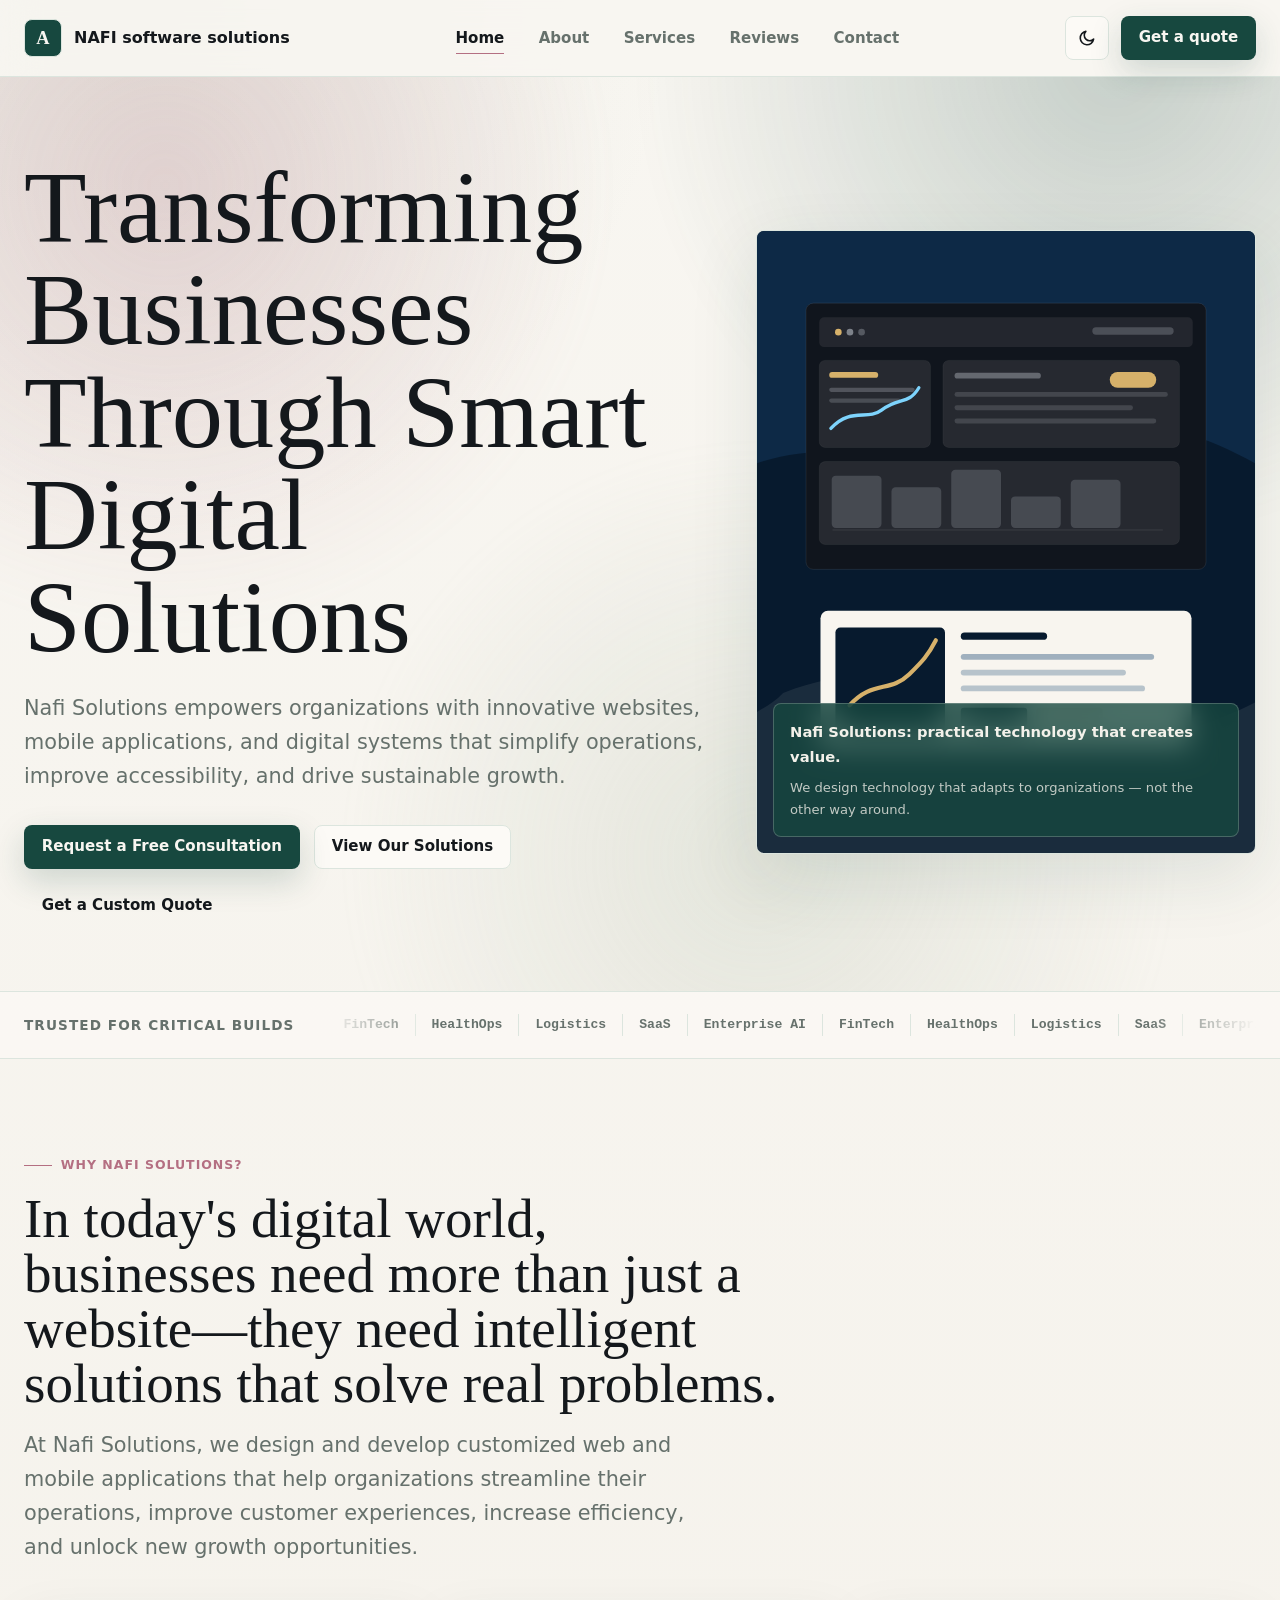
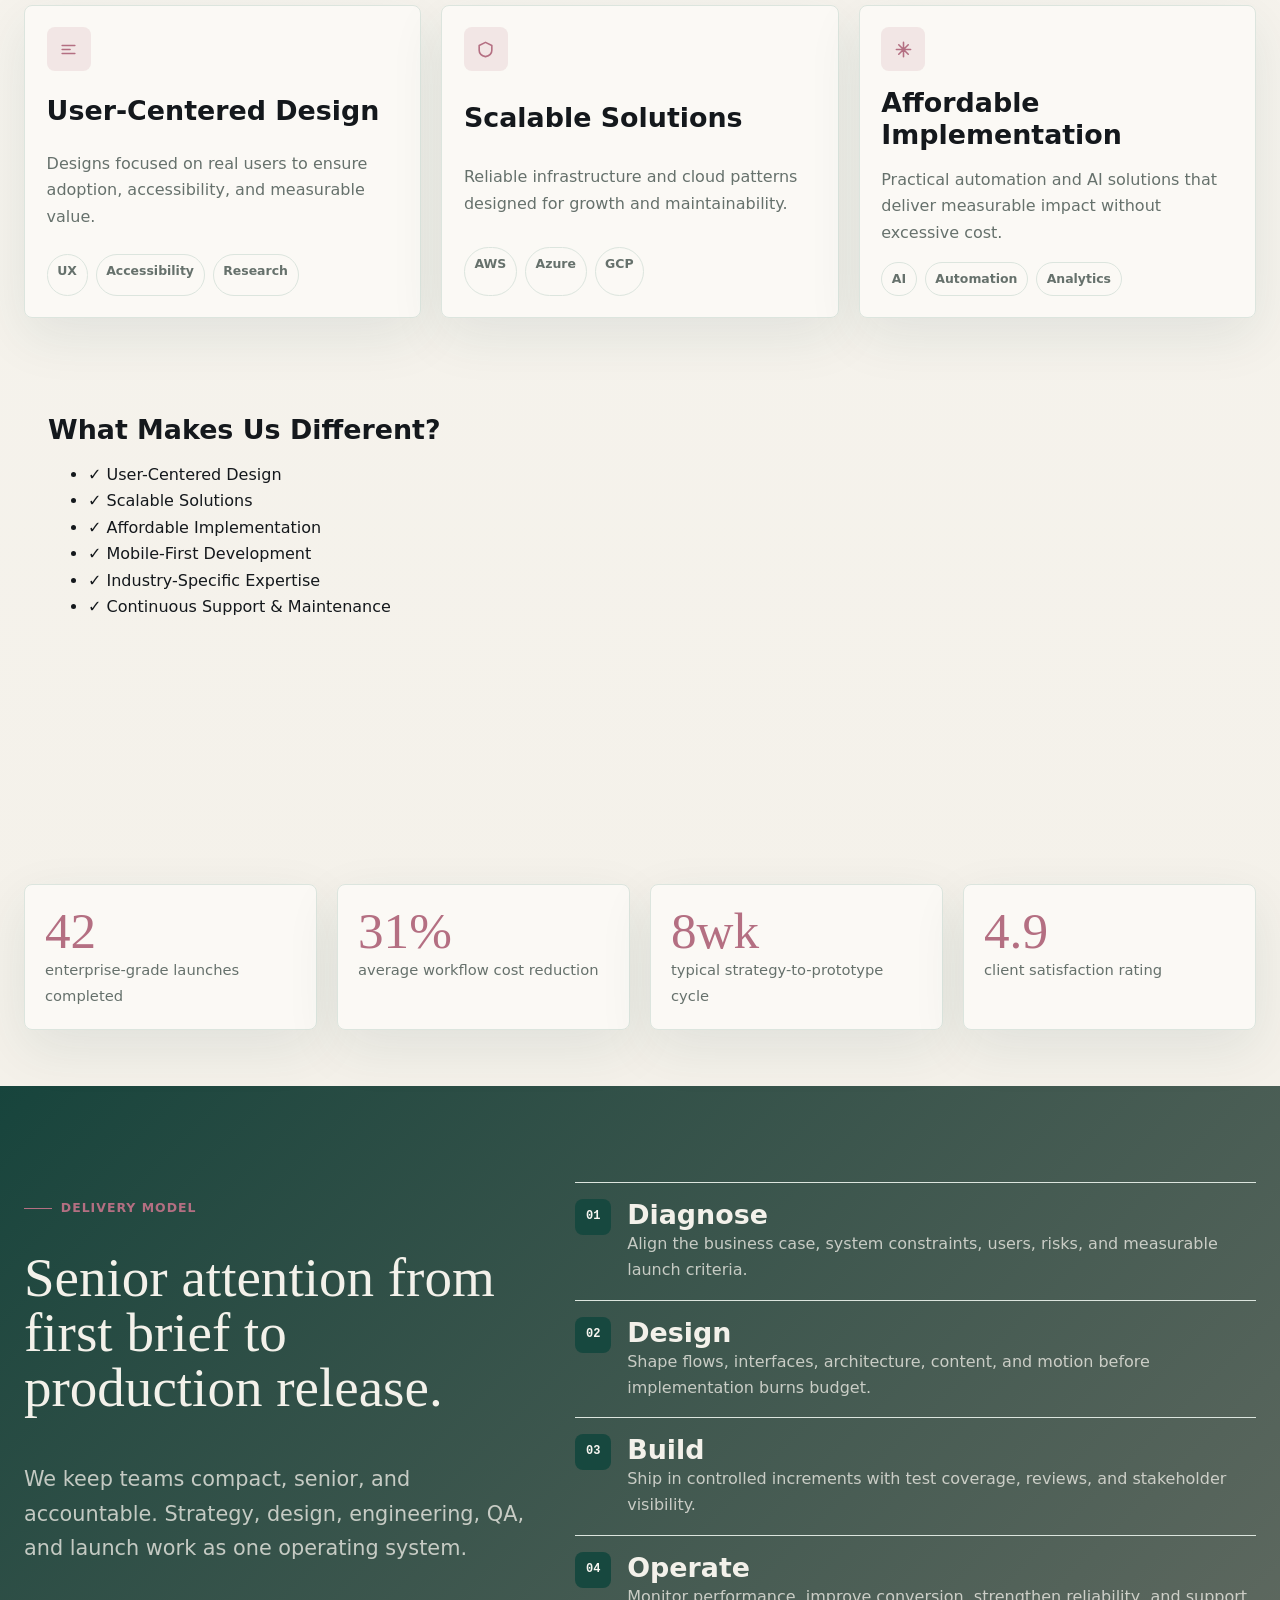
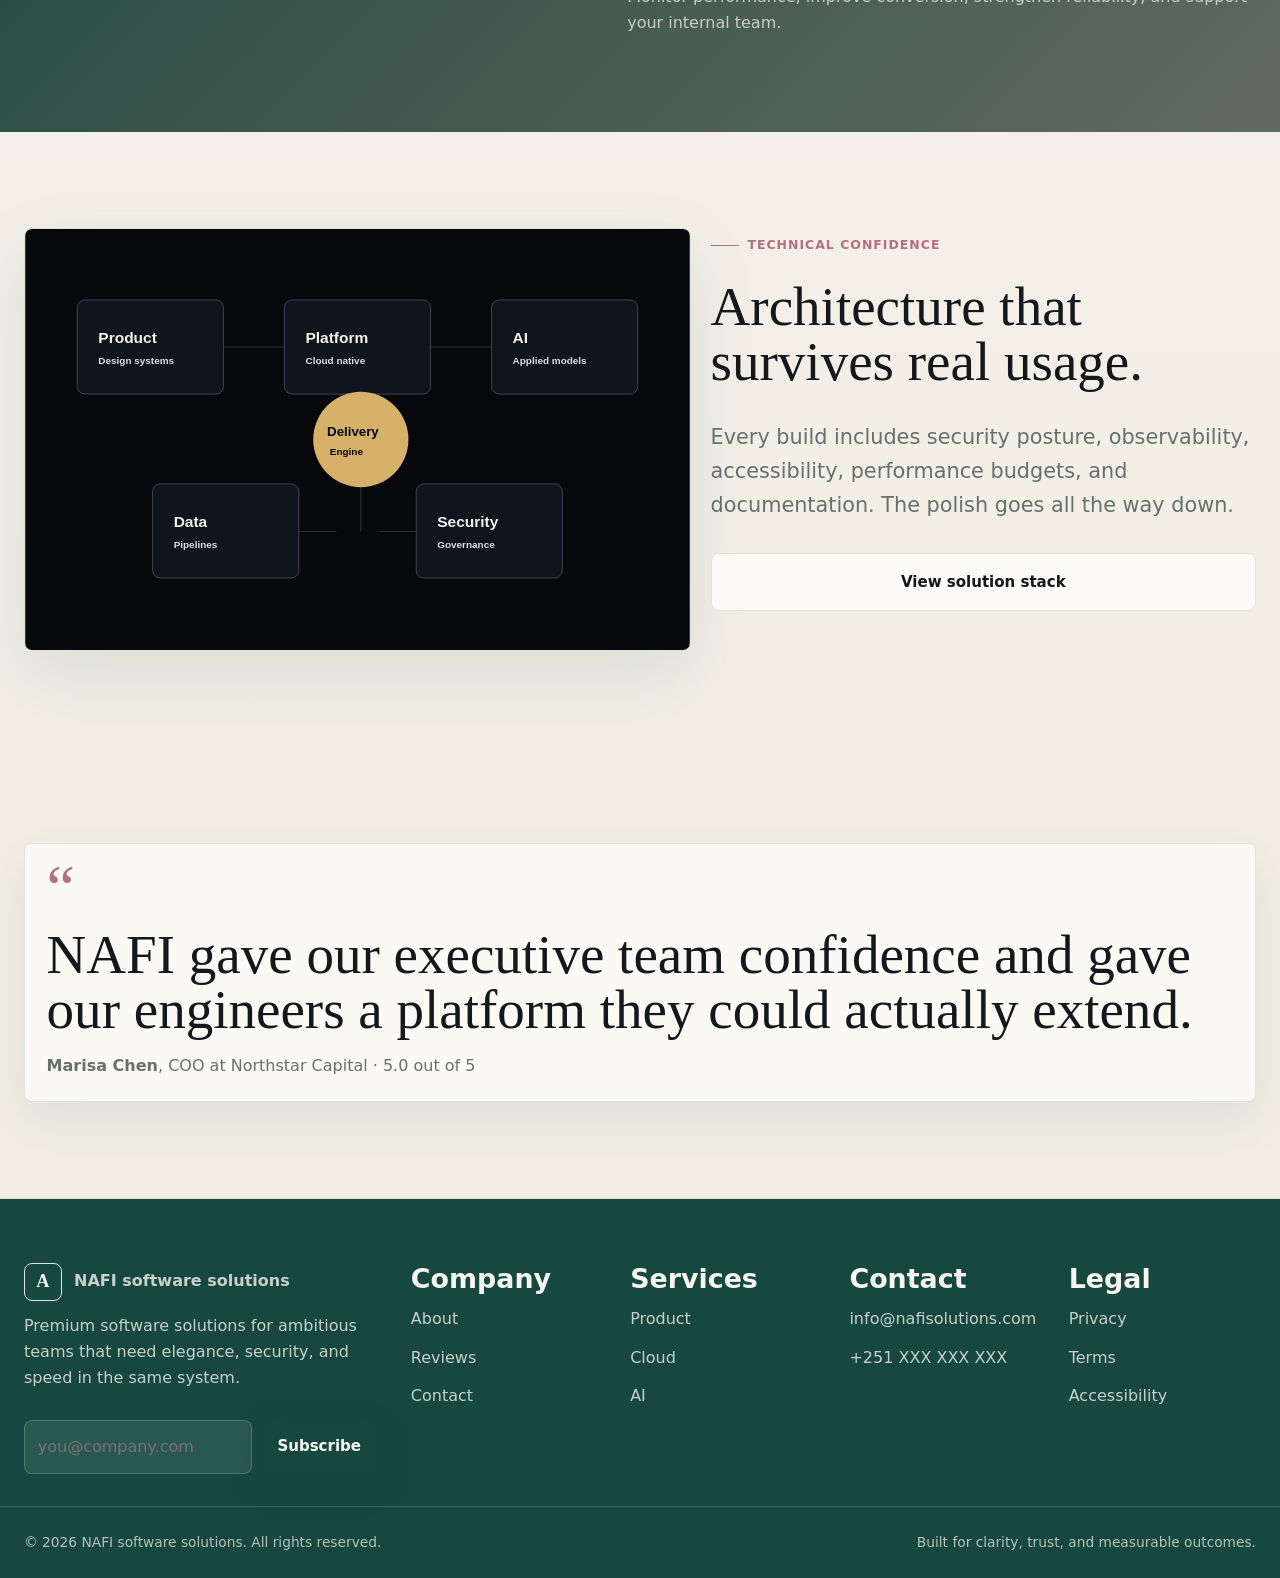
<file: index.html>
<!doctype html>
<html lang="en">
  <head>
    <meta charset="utf-8">
    <meta name="viewport" content="width=device-width, initial-scale=1">
    <meta name="description" content="A premium software solutions company building secure platforms, elegant products, cloud systems, and applied AI for ambitious teams.">
    <title>NAFI software solutions | Premium Software Solutions</title>
    <style>html,body{background:#f8f6f1;color:#14181c}</style>
    <link rel="stylesheet" href="assets/css/styles.css">
    <script src="assets/js/main.js" defer></script>
  </head>
  <body>
    <a class="skip-link" href="#main">Skip to content</a>
    <header class="site-header">
      <nav class="nav" aria-label="Primary navigation">
        <a class="brand" href="index.html" aria-label="NAFI software solutions home"><span class="brand-mark">A</span><span>NAFI software solutions</span></a>
        <div class="nav-links" data-nav-links>
          <a href="index.html" aria-current="page">Home</a>
          <a href="about.html">About</a>
          <a href="services.html">Services</a>
          <a href="testimonials.html">Reviews</a>
          <a href="contact.html">Contact</a>
        </div>
        <div class="nav-actions">
          <button class="theme-toggle" type="button" data-theme-toggle aria-label="Switch theme"></button>
          <a class="btn btn-primary" href="contact.html">Get a quote</a>
          <button class="menu-toggle" type="button" data-menu-toggle aria-label="Open navigation menu" aria-expanded="false">
            <svg class="icon" viewBox="0 0 24 24" aria-hidden="true"><path d="M4 7h16M4 12h16M4 17h16"/></svg>
          </button>
        </div>
      </nav>
    </header>

    <main id="main">
      <section class="hero">
        <div class="hero-inner">
          <div class="hero-copy reveal">
            <h1>Transforming Businesses Through Smart Digital Solutions</h1>
            <p class="lead">Nafi Solutions empowers organizations with innovative websites, mobile applications, and digital systems that simplify operations, improve accessibility, and drive sustainable growth.</p>
            <div class="hero-actions" aria-label="Primary calls to action">
              <a class="btn btn-primary" href="contact.html">Request a Free Consultation</a>
              <a class="btn btn-secondary" href="services.html">View Our Solutions</a>
              <a class="btn btn-tertiary" href="contact.html">Get a Custom Quote</a>
            </div>
          </div>
          <div class="visual-panel reveal">
            <img src="assets/img/hero-command-center.svg" alt="Abstract executive software dashboard with product, analytics, and delivery panels">
            <div class="visual-caption">
              <strong>Nafi Solutions: practical technology that creates value.</strong>
              <span>We design technology that adapts to organizations — not the other way around.</span>
            </div>
          </div>
        </div>
      </section>

      <section class="logo-strip" aria-label="Trusted by">
        <div class="logo-strip-inner">
          <p>Trusted for critical builds</p>
          <div class="logos" aria-label="Representative client categories">
            <span>FinTech</span>
            <span>HealthOps</span>
            <span>Logistics</span>
            <span>SaaS</span>
            <span>Enterprise AI</span>
          </div>
        </div>
      </section>

      <section class="section">
        <div class="section-header reveal">
          <span class="eyebrow">Why Nafi Solutions?</span>
          <h2>In today's digital world, businesses need more than just a website—they need intelligent solutions that solve real problems.</h2>
          <p class="lead">At Nafi Solutions, we design and develop customized web and mobile applications that help organizations streamline their operations, improve customer experiences, increase efficiency, and unlock new growth opportunities.</p>
        </div>
        <div class="grid-3">
          <article class="card reveal">
            <div class="card-icon" aria-hidden="true"><svg class="icon" viewBox="0 0 24 24"><path d="M4 7h16M4 12h10M4 17h16"/></svg></div>
            <h3>User-Centered Design</h3>
            <p>Designs focused on real users to ensure adoption, accessibility, and measurable value.</p>
            <div class="tags"><span class="tag">UX</span><span class="tag">Accessibility</span><span class="tag">Research</span></div>
          </article>
          <article class="card reveal">
            <div class="card-icon" aria-hidden="true"><svg class="icon" viewBox="0 0 24 24"><path d="M12 3l8 4v6c0 4-3 7-8 8-5-1-8-4-8-8V7l8-4Z"/></svg></div>
            <h3>Scalable Solutions</h3>
            <p>Reliable infrastructure and cloud patterns designed for growth and maintainability.</p>
            <div class="tags"><span class="tag">AWS</span><span class="tag">Azure</span><span class="tag">GCP</span></div>
          </article>
          <article class="card reveal">
            <div class="card-icon" aria-hidden="true"><svg class="icon" viewBox="0 0 24 24"><path d="M12 3v18M3 12h18M6 6l12 12M18 6 6 18"/></svg></div>
            <h3>Affordable Implementation</h3>
            <p>Practical automation and AI solutions that deliver measurable impact without excessive cost.</p>
            <div class="tags"><span class="tag">AI</span><span class="tag">Automation</span><span class="tag">Analytics</span></div>
          </article>
        </div>
        <div class="section tight">
          <h3>What Makes Us Different?</h3>
          <ul class="bullets">
            <li>✓ User-Centered Design</li>
            <li>✓ Scalable Solutions</li>
            <li>✓ Affordable Implementation</li>
            <li>✓ Mobile-First Development</li>
            <li>✓ Industry-Specific Expertise</li>
            <li>✓ Continuous Support & Maintenance</li>
          </ul>
        </div>
      </section>

      <section class="section section-tight">
        <div class="stats-grid">
          <div class="stat reveal"><strong>42</strong><span>enterprise-grade launches completed</span></div>
          <div class="stat reveal"><strong>31%</strong><span>average workflow cost reduction</span></div>
          <div class="stat reveal"><strong>8wk</strong><span>typical strategy-to-prototype cycle</span></div>
          <div class="stat reveal"><strong>4.9</strong><span>client satisfaction rating</span></div>
        </div>
      </section>

      <section class="band">
        <div class="section split">
          <div class="section-header reveal">
            <span class="eyebrow">Delivery model</span>
            <h2>Senior attention from first brief to production release.</h2>
            <p class="lead">We keep teams compact, senior, and accountable. Strategy, design, engineering, QA, and launch work as one operating system.</p>
          </div>
          <div class="process-list reveal">
            <div class="process-item"><div><h3>Diagnose</h3><p>Align the business case, system constraints, users, risks, and measurable launch criteria.</p></div></div>
            <div class="process-item"><div><h3>Design</h3><p>Shape flows, interfaces, architecture, content, and motion before implementation burns budget.</p></div></div>
            <div class="process-item"><div><h3>Build</h3><p>Ship in controlled increments with test coverage, reviews, and stakeholder visibility.</p></div></div>
            <div class="process-item"><div><h3>Operate</h3><p>Monitor performance, improve conversion, strengthen reliability, and support your internal team.</p></div></div>
          </div>
        </div>
      </section>

      <section class="section media-row">
        <div class="image-frame reveal">
          <img src="assets/img/systems-architecture.svg" alt="Abstract connected software architecture map showing product, platform, AI, data, and security systems">
        </div>
        <div class="section-header reveal">
          <span class="eyebrow">Technical confidence</span>
          <h2>Architecture that survives real usage.</h2>
          <p class="lead">Every build includes security posture, observability, accessibility, performance budgets, and documentation. The polish goes all the way down.</p>
          <a class="btn btn-secondary" href="services.html">View solution stack</a>
        </div>
      </section>

      <section class="section">
        <div class="quote-card reveal">
          <div class="quote-mark" aria-hidden="true">“</div>
          <h2>NAFI gave our executive team confidence and gave our engineers a platform they could actually extend.</h2>
          <p><strong>Marisa Chen</strong>, COO at Northstar Capital · 5.0 out of 5</p>
        </div>
      </section>
    </main>

    <footer class="footer">
      <div class="footer-inner">
        <div class="footer-column">
          <a class="brand" href="index.html"><span class="brand-mark">A</span><span>NAFI software solutions</span></a>
          <p>Premium software solutions for ambitious teams that need elegance, security, and speed in the same system.</p>
          <form class="newsletter" aria-label="Newsletter signup">
            <input type="email" aria-label="Email address" placeholder="you@company.com">
            <button class="btn btn-primary" type="submit">Subscribe</button>
          </form>
        </div>
        <div class="footer-column"><h3>Company</h3><a href="about.html">About</a><a href="testimonials.html">Reviews</a><a href="contact.html">Contact</a></div>
        <div class="footer-column"><h3>Services</h3><a href="services.html">Product</a><a href="services.html">Cloud</a><a href="services.html">AI</a></div>
        <div class="footer-column"><h3>Contact</h3><a href="mailto:info@nafisolutions.com">info@nafisolutions.com</a><a href="tel:+251000000000">+251 XXX XXX XXX</a></div>
        <div class="footer-column"><h3>Legal</h3><a href="#">Privacy</a><a href="#">Terms</a><a href="#">Accessibility</a></div>
      </div>
      <div class="footer-bottom"><span>© 2026 NAFI software solutions. All rights reserved.</span><span>Built for clarity, trust, and measurable outcomes.</span></div>
    </footer>
  </body>
</html>
</file>
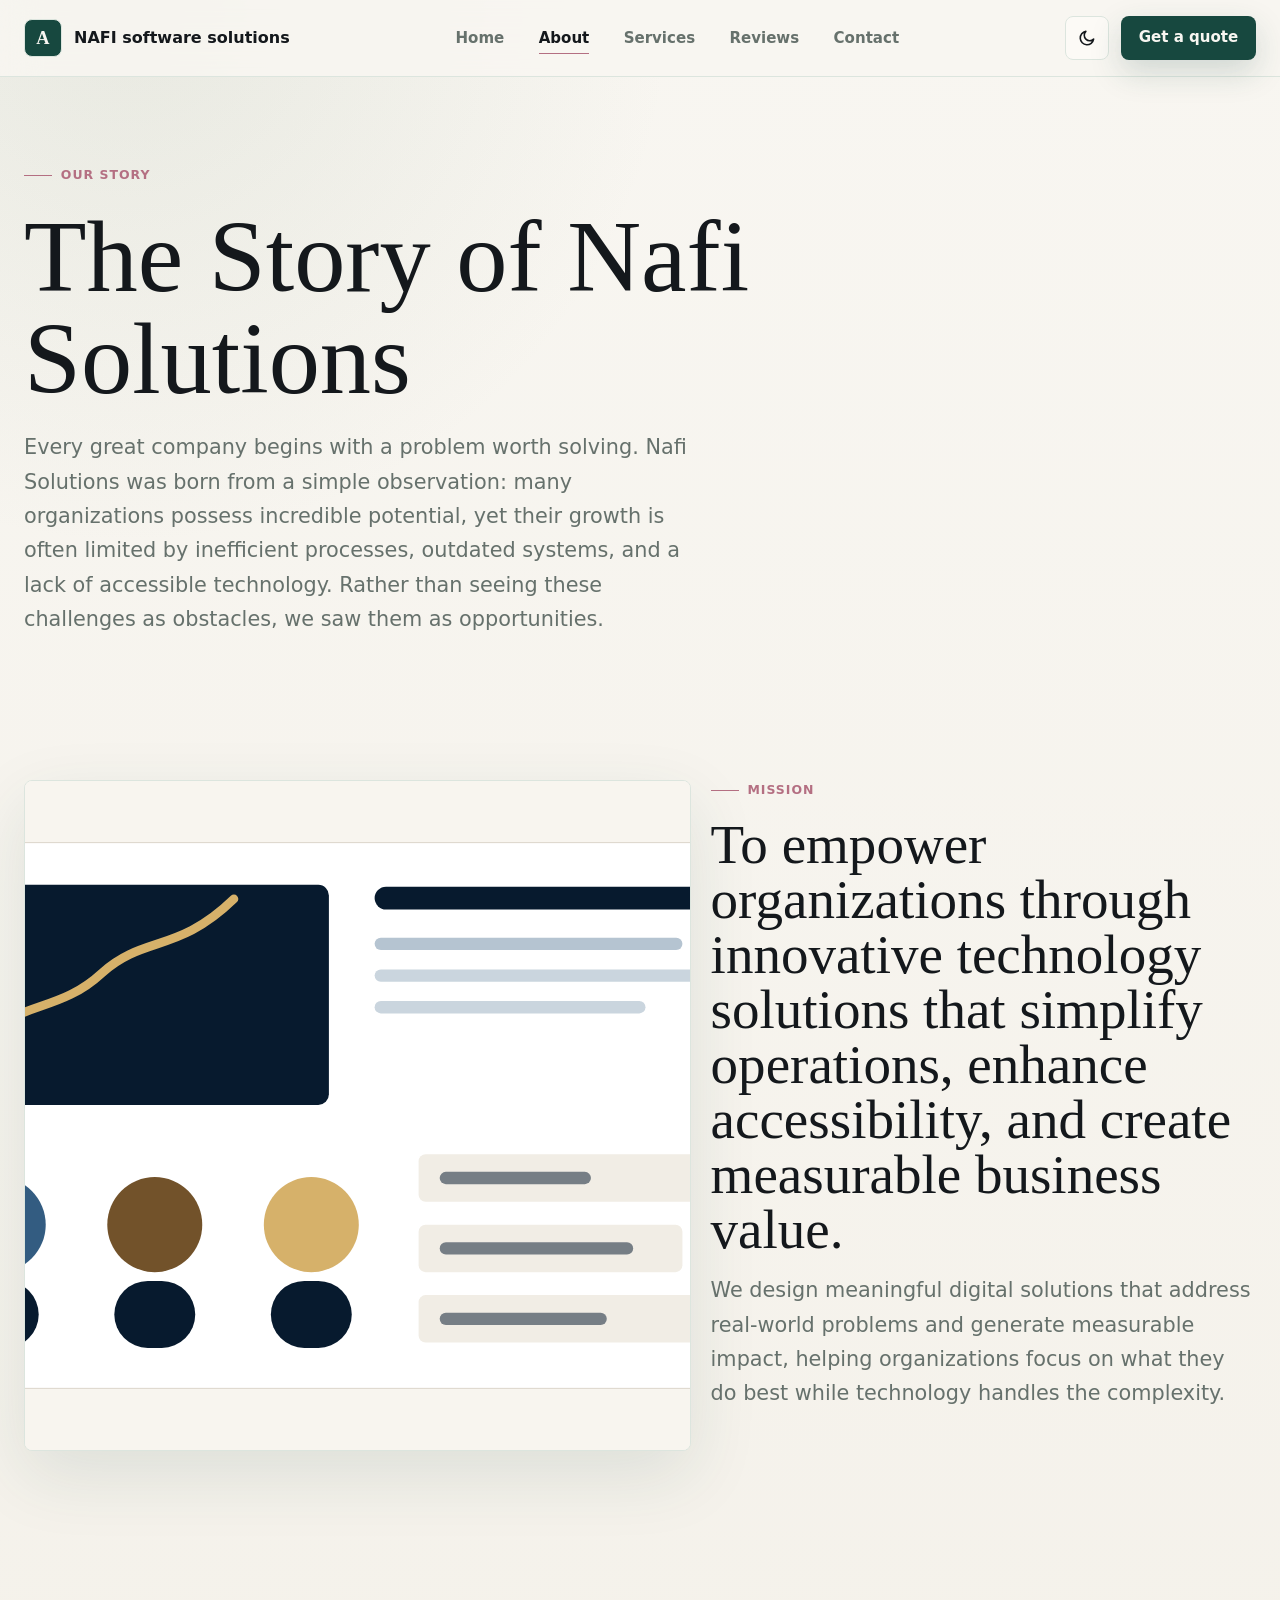
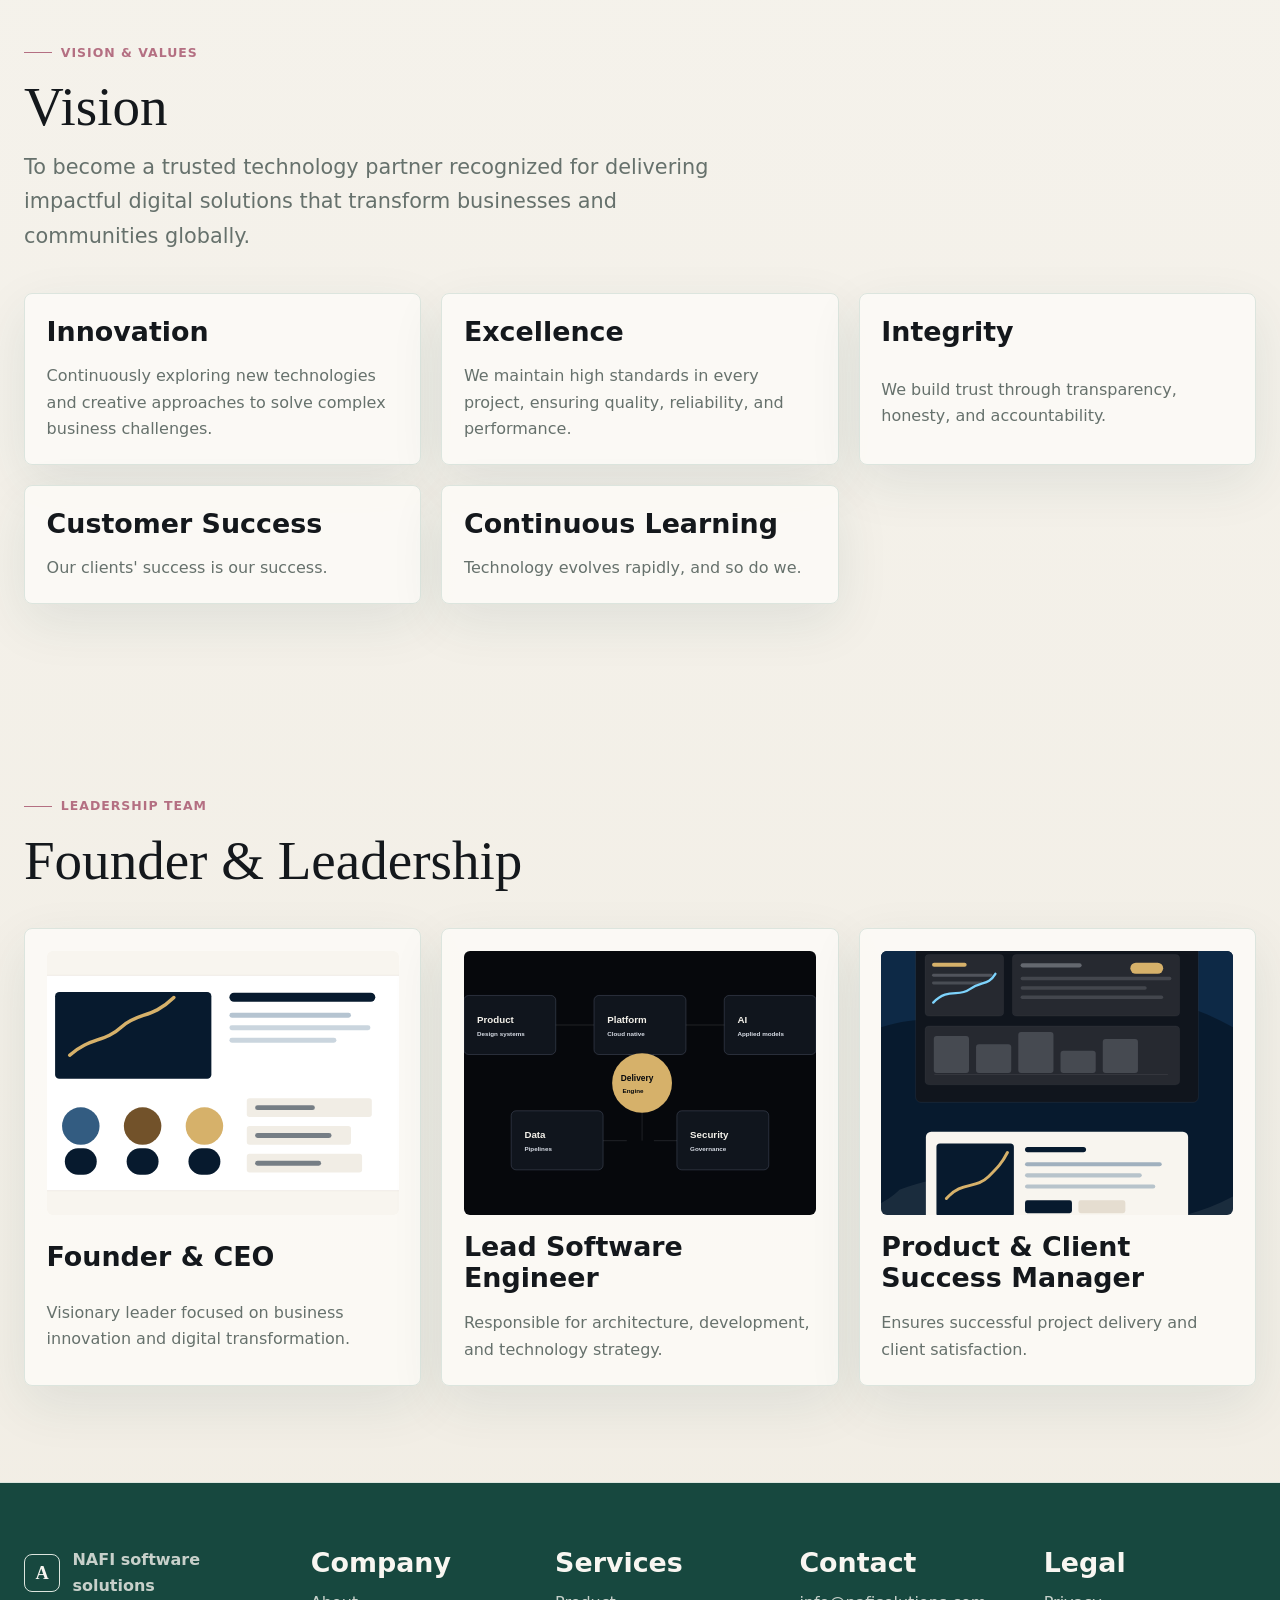
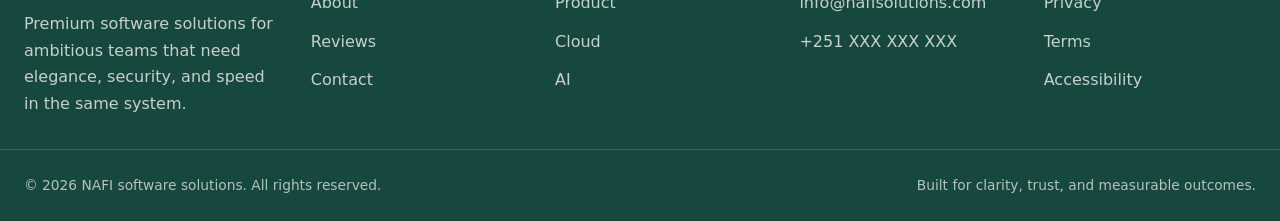
<file: about.html>
<!doctype html>
<html lang="en">
  <head>
    <meta charset="utf-8">
    <meta name="viewport" content="width=device-width, initial-scale=1">
    <meta name="description" content="Learn about NAFI software solutions, a senior software solutions team focused on premium product delivery, cloud architecture, and applied AI.">
    <title>About | NAFI software solutions</title>
    <style>html,body{background:#f8f6f1;color:#14181c}</style>
    <link rel="stylesheet" href="assets/css/styles.css">
    <script src="assets/js/main.js" defer></script>
  </head>
  <body>
    <a class="skip-link" href="#main">Skip to content</a>
    <header class="site-header">
      <nav class="nav" aria-label="Primary navigation">
        <a class="brand" href="index.html" aria-label="NAFI software solutions home"><span class="brand-mark">A</span><span>NAFI software solutions</span></a>
        <div class="nav-links" data-nav-links>
          <a href="index.html">Home</a><a href="about.html" aria-current="page">About</a><a href="services.html">Services</a><a href="testimonials.html">Reviews</a><a href="contact.html">Contact</a>
        </div>
        <div class="nav-actions">
          <button class="theme-toggle" type="button" data-theme-toggle aria-label="Switch theme"></button>
          <a class="btn btn-primary" href="contact.html">Get a quote</a>
          <button class="menu-toggle" type="button" data-menu-toggle aria-label="Open navigation menu" aria-expanded="false"><svg class="icon" viewBox="0 0 24 24" aria-hidden="true"><path d="M4 7h16M4 12h16M4 17h16"/></svg></button>
        </div>
      </nav>
    </header>
    <main id="main">
      <section class="page-hero">
        <div class="page-hero-inner reveal">
          <span class="eyebrow">Our Story</span>
          <h1>The Story of Nafi Solutions</h1>
          <p class="lead">Every great company begins with a problem worth solving. Nafi Solutions was born from a simple observation: many organizations possess incredible potential, yet their growth is often limited by inefficient processes, outdated systems, and a lack of accessible technology. Rather than seeing these challenges as obstacles, we saw them as opportunities.</p>
        </div>
      </section>

      <section class="section media-row">
        <div class="image-frame reveal"><img src="assets/img/team-studio.svg" alt="Team collaboration"></div>
        <div class="section-header reveal">
          <span class="eyebrow">Mission</span>
          <h2>To empower organizations through innovative technology solutions that simplify operations, enhance accessibility, and create measurable business value.</h2>
          <p class="lead">We design meaningful digital solutions that address real-world problems and generate measurable impact, helping organizations focus on what they do best while technology handles the complexity.</p>
        </div>
      </section>

      <section class="section">
        <div class="section-header reveal">
          <span class="eyebrow">Vision & Values</span>
          <h2>Vision</h2>
          <p class="lead">To become a trusted technology partner recognized for delivering impactful digital solutions that transform businesses and communities globally.</p>
        </div>
        <div class="grid-3">
          <article class="card reveal"><h3>Innovation</h3><p>Continuously exploring new technologies and creative approaches to solve complex business challenges.</p></article>
          <article class="card reveal"><h3>Excellence</h3><p>We maintain high standards in every project, ensuring quality, reliability, and performance.</p></article>
          <article class="card reveal"><h3>Integrity</h3><p>We build trust through transparency, honesty, and accountability.</p></article>
          <article class="card reveal"><h3>Customer Success</h3><p>Our clients' success is our success.</p></article>
          <article class="card reveal"><h3>Continuous Learning</h3><p>Technology evolves rapidly, and so do we.</p></article>
        </div>
      </section>

      <section class="section">
        <div class="section-header reveal">
          <span class="eyebrow">Leadership Team</span>
          <h2>Founder & Leadership</h2>
        </div>
        <div class="grid-3">
          <article class="team-card reveal"><img src="assets/img/team-studio.svg" alt="Founder & CEO"><h3>Founder & CEO</h3><p>Visionary leader focused on business innovation and digital transformation.</p></article>
          <article class="team-card reveal"><img src="assets/img/systems-architecture.svg" alt="Lead Software Engineer"><h3>Lead Software Engineer</h3><p>Responsible for architecture, development, and technology strategy.</p></article>
          <article class="team-card reveal"><img src="assets/img/hero-command-center.svg" alt="Product & Client Success Manager"><h3>Product & Client Success Manager</h3><p>Ensures successful project delivery and client satisfaction.</p></article>
        </div>
      </section>
    </main>
    <footer class="footer">
      <div class="footer-inner">
        <div class="footer-column"><a class="brand" href="index.html"><span class="brand-mark">A</span><span>NAFI software solutions</span></a><p>Premium software solutions for ambitious teams that need elegance, security, and speed in the same system.</p></div>
        <div class="footer-column"><h3>Company</h3><a href="about.html">About</a><a href="testimonials.html">Reviews</a><a href="contact.html">Contact</a></div>
        <div class="footer-column"><h3>Services</h3><a href="services.html">Product</a><a href="services.html">Cloud</a><a href="services.html">AI</a></div>
        <div class="footer-column"><h3>Contact</h3><a href="mailto:info@nafisolutions.com">info@nafisolutions.com</a><a href="tel:+251000000000">+251 XXX XXX XXX</a></div>
        <div class="footer-column"><h3>Legal</h3><a href="#">Privacy</a><a href="#">Terms</a><a href="#">Accessibility</a></div>
      </div>
      <div class="footer-bottom"><span>© 2026 NAFI software solutions. All rights reserved.</span><span>Built for clarity, trust, and measurable outcomes.</span></div>
    </footer>
  </body>
</html>
</file>
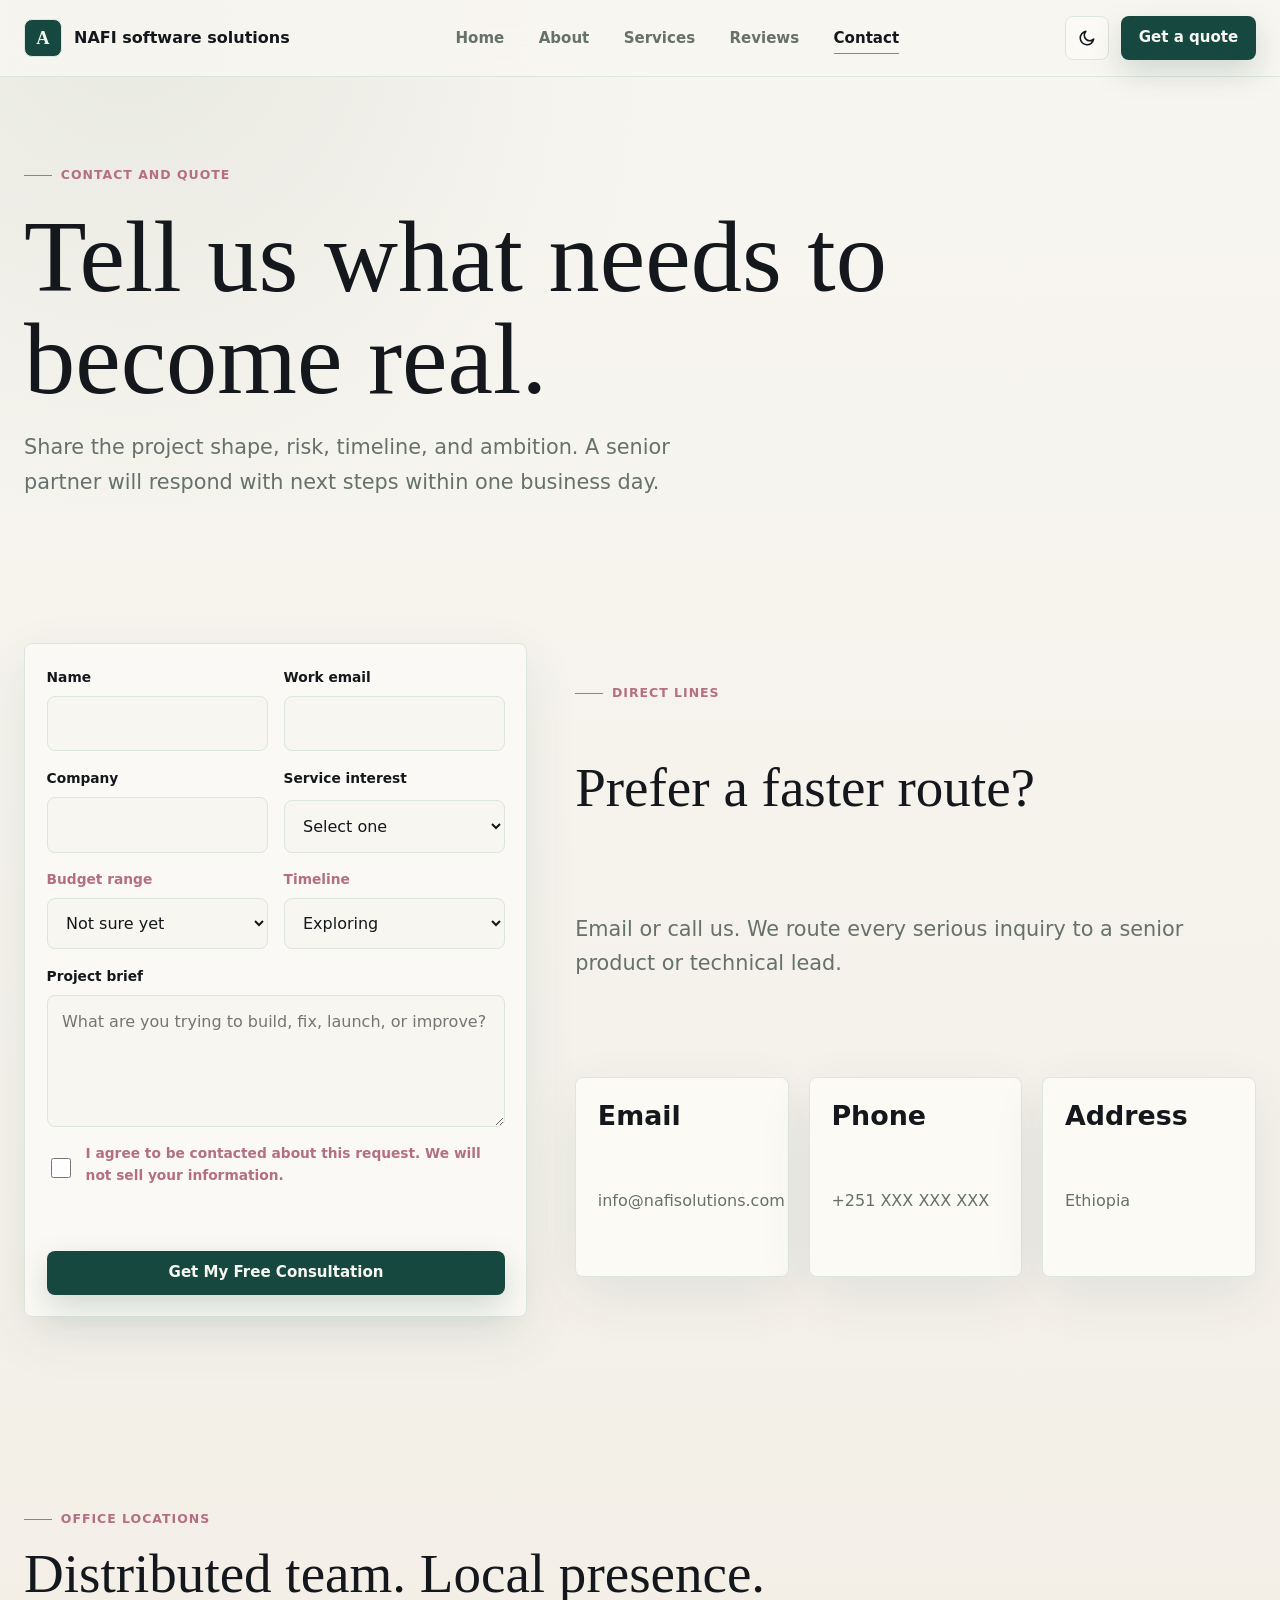
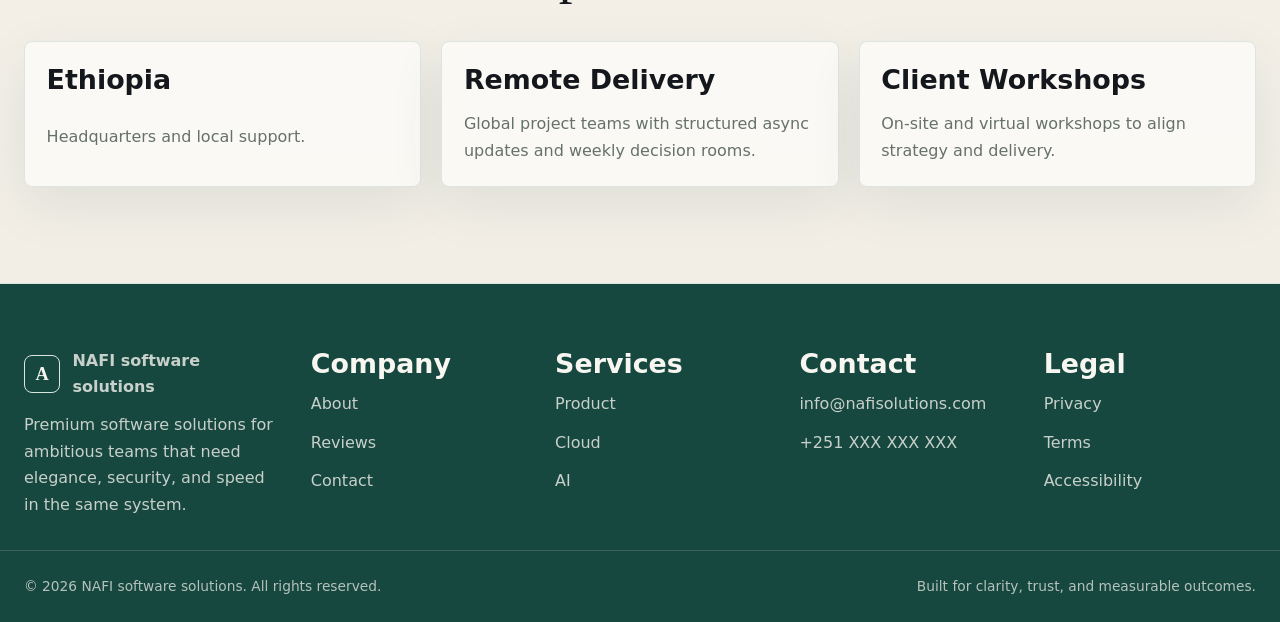
<file: contact.html>
<!doctype html>
<html lang="en">
  <head>
    <meta charset="utf-8">
    <meta name="viewport" content="width=device-width, initial-scale=1">
    <meta name="description" content="Contact NAFI software solutions to request a quote for premium software product, cloud architecture, and applied AI projects.">
    <title>Contact | NAFI software solutions</title>
    <style>html,body{background:#f8f6f1;color:#14181c}</style>
    <link rel="stylesheet" href="assets/css/styles.css">
    <script src="assets/js/main.js" defer></script>
  </head>
  <body>
    <a class="skip-link" href="#main">Skip to content</a>
    <header class="site-header">
      <nav class="nav" aria-label="Primary navigation">
        <a class="brand" href="index.html" aria-label="NAFI software solutions home"><span class="brand-mark">A</span><span>NAFI software solutions</span></a>
        <div class="nav-links" data-nav-links>
          <a href="index.html">Home</a><a href="about.html">About</a><a href="services.html">Services</a><a href="testimonials.html">Reviews</a><a href="contact.html" aria-current="page">Contact</a>
        </div>
        <div class="nav-actions">
          <button class="theme-toggle" type="button" data-theme-toggle aria-label="Switch theme"></button>
          <a class="btn btn-primary" href="contact.html">Get a quote</a>
          <button class="menu-toggle" type="button" data-menu-toggle aria-label="Open navigation menu" aria-expanded="false"><svg class="icon" viewBox="0 0 24 24" aria-hidden="true"><path d="M4 7h16M4 12h16M4 17h16"/></svg></button>
        </div>
      </nav>
    </header>
    <main id="main">
      <section class="page-hero">
        <div class="page-hero-inner reveal">
          <span class="eyebrow">Contact and quote</span>
          <h1>Tell us what needs to become real.</h1>
          <p class="lead">Share the project shape, risk, timeline, and ambition. A senior partner will respond with next steps within one business day.</p>
        </div>
      </section>

      <section class="section split">
          <div class="form-shell reveal">
          <form class="quote-form" data-quote-form novalidate>
            <div class="form-grid">
              <div class="field" data-required>
                <label for="name">Name</label>
                <input id="name" name="name" autocomplete="name" required>
                <span class="field-error">Enter your name.</span>
              </div>
              <div class="field" data-required>
                <label for="email">Work email</label>
                <input id="email" name="email" type="email" autocomplete="email" required>
                <span class="field-error">Enter a valid work email.</span>
              </div>
            </div>
            <div class="form-grid">
              <div class="field" data-required>
                <label for="company">Company</label>
                <input id="company" name="company" autocomplete="organization" required>
                <span class="field-error">Enter your company.</span>
              </div>
              <div class="field" data-required>
                <label for="service">Service interest</label>
                <select id="service" name="service" required>
                  <option value="">Select one</option>
                  <option>Product platform</option>
                  <option>Cloud modernization</option>
                  <option>Applied AI</option>
                  <option>Design system</option>
                  <option>Technical advisory</option>
                </select>
                <span class="field-error">Choose a service.</span>
              </div>
            </div>
            <div class="form-grid">
              <div class="field">
                <label for="budget">Budget range</label>
                <select id="budget" name="budget">
                  <option>Not sure yet</option>
                  <option>$25k-$50k</option>
                  <option>$50k-$150k</option>
                  <option>$150k+</option>
                </select>
              </div>
              <div class="field">
                <label for="timeline">Timeline</label>
                <select id="timeline" name="timeline">
                  <option>Exploring</option>
                  <option>0-8 weeks</option>
                  <option>2-4 months</option>
                  <option>4+ months</option>
                </select>
              </div>
            </div>
            <div class="field" data-required>
              <label for="message">Project brief</label>
              <textarea id="message" name="message" required placeholder="What are you trying to build, fix, launch, or improve?"></textarea>
              <span class="field-error">Tell us a little about the project.</span>
            </div>
            <div class="field">
              <label class="consent"><input type="checkbox" name="consent"> <span>I agree to be contacted about this request. We will not sell your information.</span></label>
              <span class="field-error">Confirm consent to continue.</span>
            </div>
            <div class="form-status" data-form-status aria-live="polite"></div>
            <button class="btn btn-primary" type="submit">Get My Free Consultation</button>
          </form>
        </div>

        <div class="section-header reveal">
          <span class="eyebrow">Direct lines</span>
          <h2>Prefer a faster route?</h2>
          <p class="lead">Email or call us. We route every serious inquiry to a senior product or technical lead.</p>
          <div class="grid-3">
            <article class="office-card"><h3>Email</h3><p><a href="mailto:info@nafisolutions.com">info@nafisolutions.com</a></p></article>
            <article class="office-card"><h3>Phone</h3><p><a href="tel:+251000000000">+251 XXX XXX XXX</a></p></article>
            <article class="office-card"><h3>Address</h3><p>Ethiopia</p></article>
          </div>
        </div>
      </section>

      <section class="section">
        <div class="section-header reveal"><span class="eyebrow">Office locations</span><h2>Distributed team. Local presence.</h2></div>
        <div class="grid-3">
          <article class="office-card reveal"><h3>Ethiopia</h3><p>Headquarters and local support.</p></article>
          <article class="office-card reveal"><h3>Remote Delivery</h3><p>Global project teams with structured async updates and weekly decision rooms.</p></article>
          <article class="office-card reveal"><h3>Client Workshops</h3><p>On-site and virtual workshops to align strategy and delivery.</p></article>
        </div>
      </section>
    </main>
    <footer class="footer">
      <div class="footer-inner">
        <div class="footer-column"><a class="brand" href="index.html"><span class="brand-mark">A</span><span>NAFI software solutions</span></a><p>Premium software solutions for ambitious teams that need elegance, security, and speed in the same system.</p></div>
        <div class="footer-column"><h3>Company</h3><a href="about.html">About</a><a href="testimonials.html">Reviews</a><a href="contact.html">Contact</a></div>
        <div class="footer-column"><h3>Services</h3><a href="services.html">Product</a><a href="services.html">Cloud</a><a href="services.html">AI</a></div>
        <div class="footer-column"><h3>Contact</h3><a href="mailto:info@nafisolutions.com">info@nafisolutions.com</a><a href="tel:+251000000000">+251 XXX XXX XXX</a></div>
        <div class="footer-column"><h3>Legal</h3><a href="#">Privacy</a><a href="#">Terms</a><a href="#">Accessibility</a></div>
      </div>
      <div class="footer-bottom"><span>© 2026 NAFI software solutions. All rights reserved.</span><span>Built for clarity, trust, and measurable outcomes.</span></div>
    </footer>
  </body>
</html>
</file>
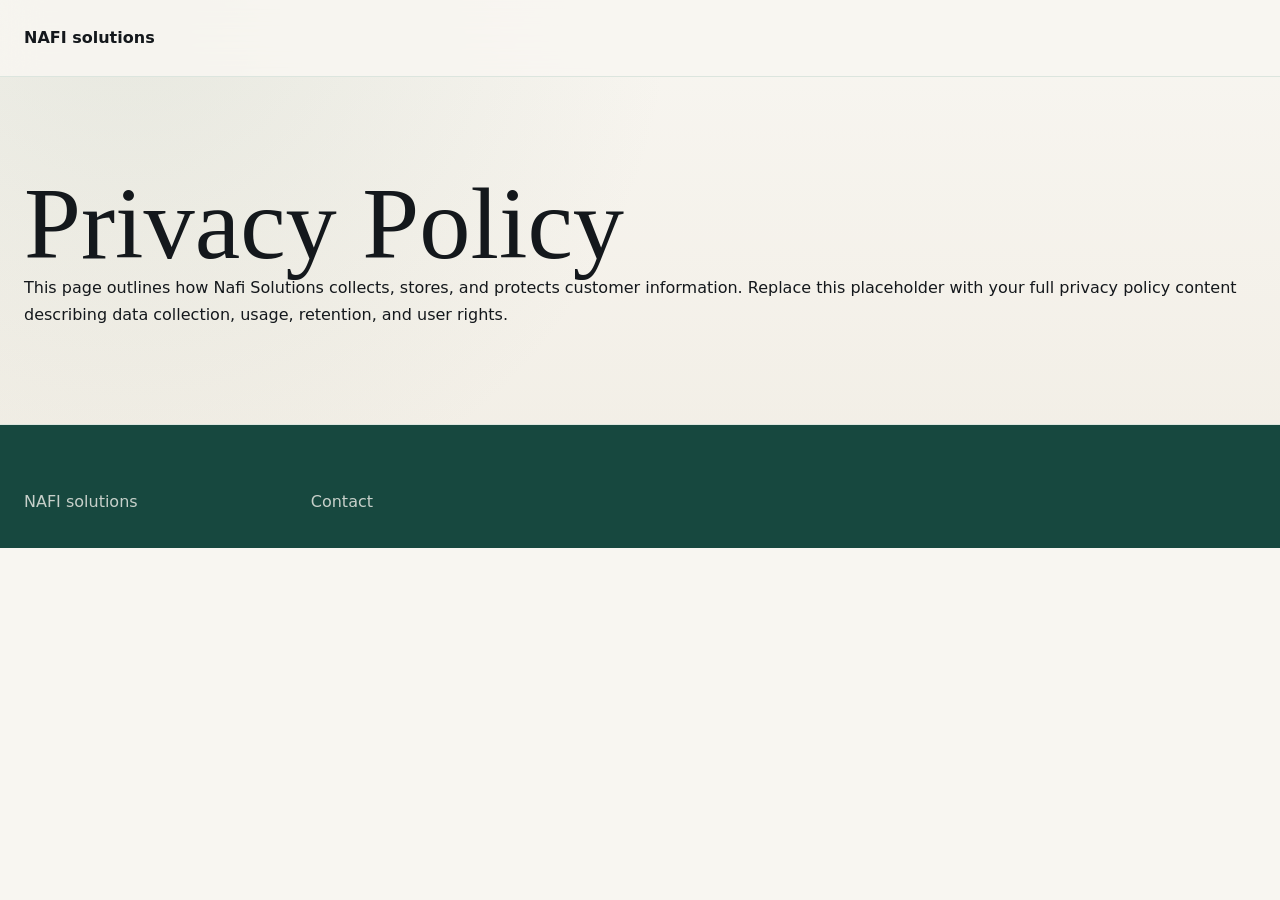
<file: privacy.html>
<!doctype html>
<html lang="en">
  <head>
    <meta charset="utf-8">
    <meta name="viewport" content="width=device-width, initial-scale=1">
    <title>Privacy Policy | Nafi Solutions</title>
    <link rel="stylesheet" href="assets/css/styles.css">
  </head>
  <body>
    <header class="site-header">
      <nav class="nav" aria-label="Primary navigation">
        <a class="brand" href="index.html">NAFI solutions</a>
      </nav>
    </header>
    <main>
      <section class="section">
        <h1>Privacy Policy</h1>
        <p>This page outlines how Nafi Solutions collects, stores, and protects customer information. Replace this placeholder with your full privacy policy content describing data collection, usage, retention, and user rights.</p>
      </section>
    </main>
    <footer class="footer">
      <div class="footer-inner">
        <div class="footer-column"><a href="index.html">NAFI solutions</a></div>
        <div class="footer-column"><a href="contact.html">Contact</a></div>
      </div>
    </footer>
  </body>
</html>
</file>
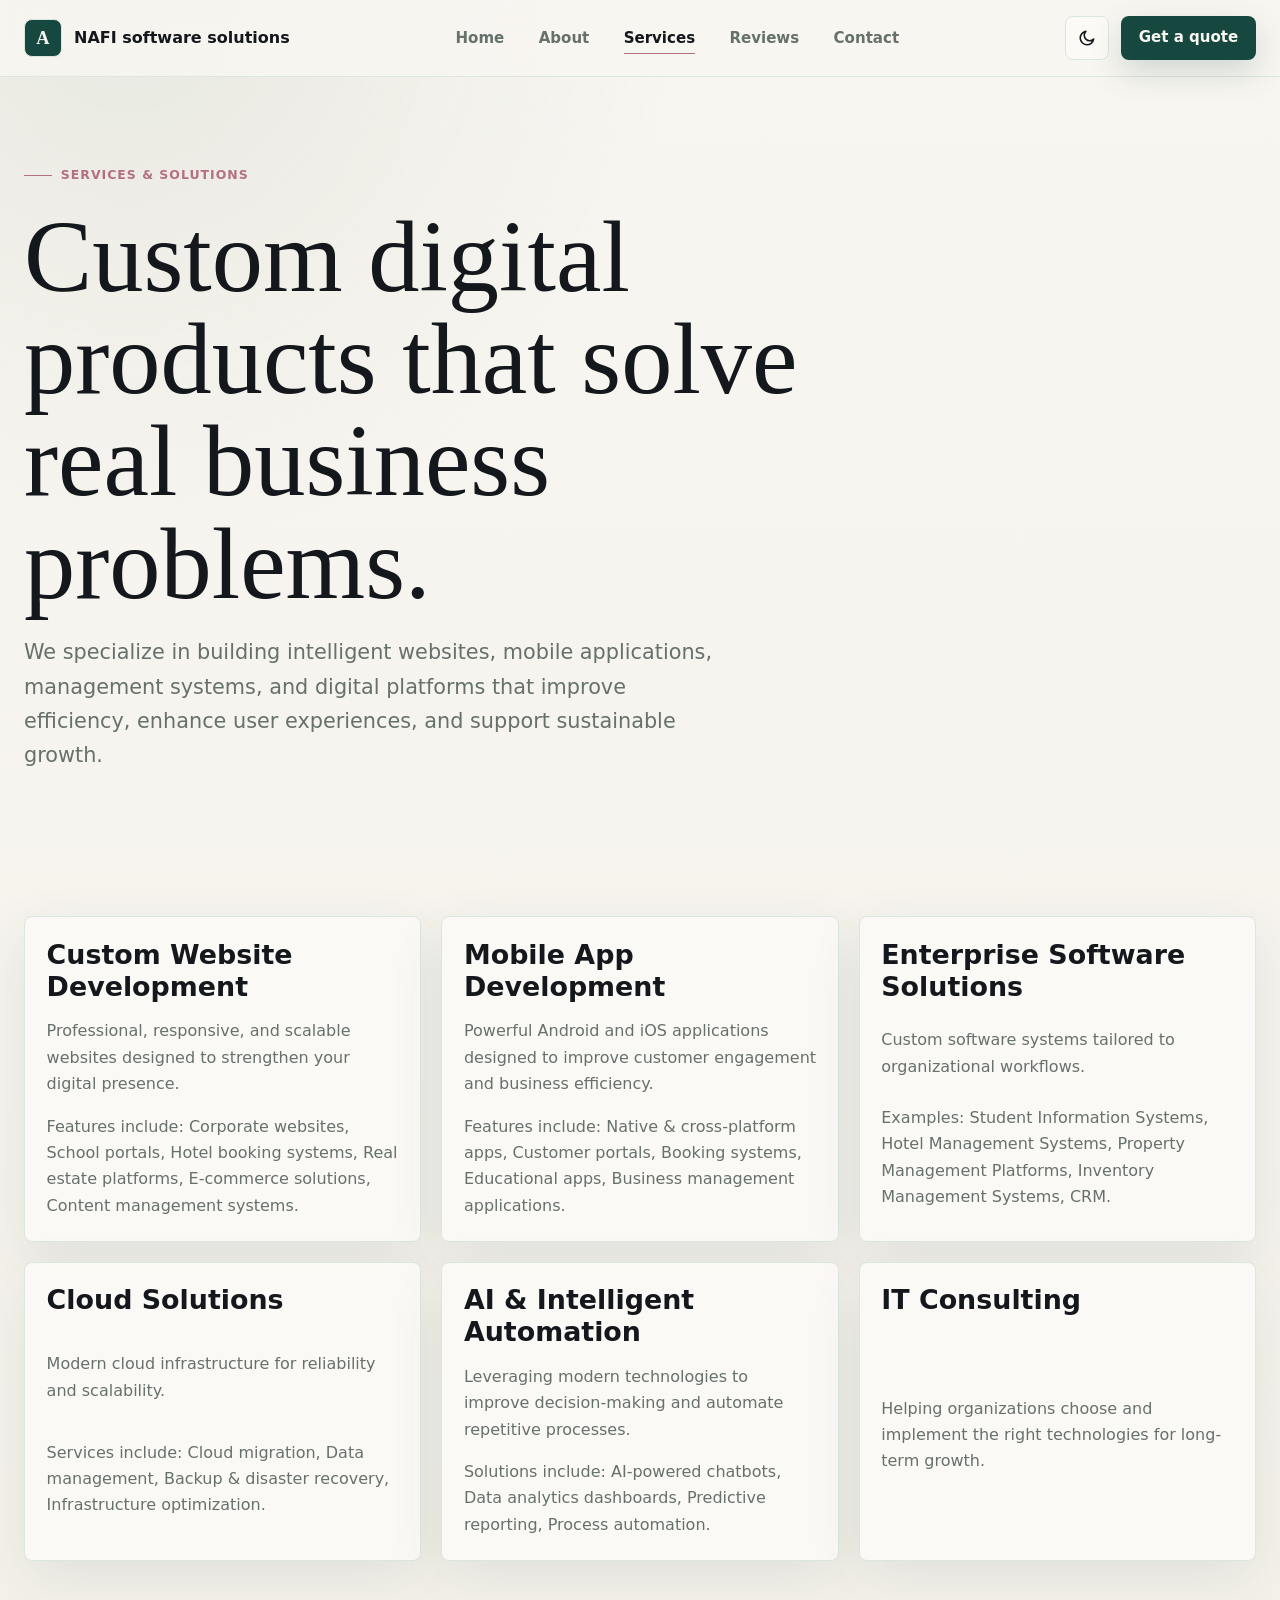
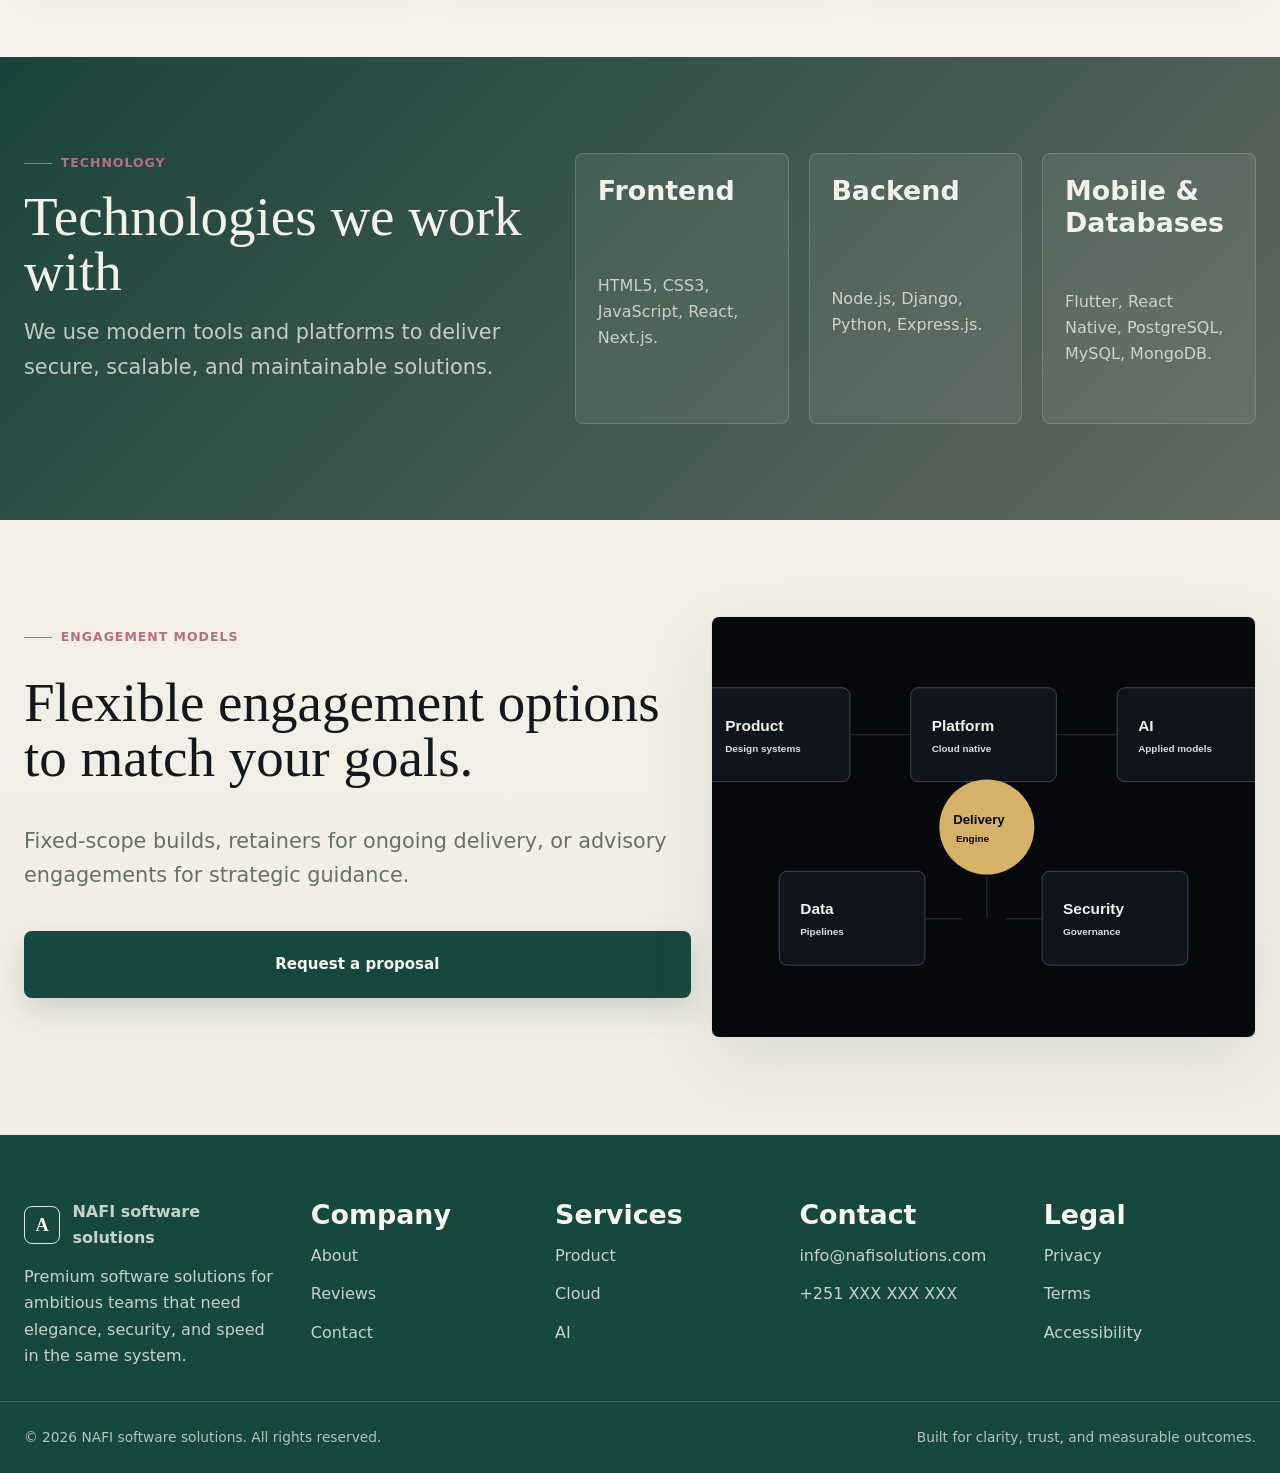
<file: services.html>
<!doctype html>
<html lang="en">
  <head>
    <meta charset="utf-8">
    <meta name="viewport" content="width=device-width, initial-scale=1">
    <meta name="description" content="Premium software solution services including product design, web applications, cloud architecture, applied AI, and technical advisory.">
    <title>Services | NAFI software solutions</title>
    <style>html,body{background:#f8f6f1;color:#14181c}</style>
    <link rel="stylesheet" href="assets/css/styles.css">
    <script src="assets/js/main.js" defer></script>
  </head>
  <body>
    <a class="skip-link" href="#main">Skip to content</a>
    <header class="site-header">
      <nav class="nav" aria-label="Primary navigation">
        <a class="brand" href="index.html" aria-label="NAFI software solutions home"><span class="brand-mark">A</span><span>NAFI software solutions</span></a>
        <div class="nav-links" data-nav-links>
          <a href="index.html">Home</a><a href="about.html">About</a><a href="services.html" aria-current="page">Services</a><a href="testimonials.html">Reviews</a><a href="contact.html">Contact</a>
        </div>
        <div class="nav-actions">
          <button class="theme-toggle" type="button" data-theme-toggle aria-label="Switch theme"></button>
          <a class="btn btn-primary" href="contact.html">Get a quote</a>
          <button class="menu-toggle" type="button" data-menu-toggle aria-label="Open navigation menu" aria-expanded="false"><svg class="icon" viewBox="0 0 24 24" aria-hidden="true"><path d="M4 7h16M4 12h16M4 17h16"/></svg></button>
        </div>
      </nav>
    </header>
    <main id="main">
      <section class="page-hero">
        <div class="page-hero-inner reveal">
          <span class="eyebrow">Services & Solutions</span>
          <h1>Custom digital products that solve real business problems.</h1>
          <p class="lead">We specialize in building intelligent websites, mobile applications, management systems, and digital platforms that improve efficiency, enhance user experiences, and support sustainable growth.</p>
        </div>
      </section>

      <section class="section">
        <div class="grid-3">
          <article class="card reveal"><h3>Custom Website Development</h3><p>Professional, responsive, and scalable websites designed to strengthen your digital presence.</p><p>Features include: Corporate websites, School portals, Hotel booking systems, Real estate platforms, E-commerce solutions, Content management systems.</p></article>
          <article class="card reveal"><h3>Mobile App Development</h3><p>Powerful Android and iOS applications designed to improve customer engagement and business efficiency.</p><p>Features include: Native & cross-platform apps, Customer portals, Booking systems, Educational apps, Business management applications.</p></article>
          <article class="card reveal"><h3>Enterprise Software Solutions</h3><p>Custom software systems tailored to organizational workflows.</p><p>Examples: Student Information Systems, Hotel Management Systems, Property Management Platforms, Inventory Management Systems, CRM.</p></article>
          <article class="card reveal"><h3>Cloud Solutions</h3><p>Modern cloud infrastructure for reliability and scalability.</p><p>Services include: Cloud migration, Data management, Backup & disaster recovery, Infrastructure optimization.</p></article>
          <article class="card reveal"><h3>AI & Intelligent Automation</h3><p>Leveraging modern technologies to improve decision-making and automate repetitive processes.</p><p>Solutions include: AI-powered chatbots, Data analytics dashboards, Predictive reporting, Process automation.</p></article>
          <article class="card reveal"><h3>IT Consulting</h3><p>Helping organizations choose and implement the right technologies for long-term growth.</p></article>
        </div>
      </section>

      <section class="band">
        <div class="section split">
          <div class="section-header reveal">
            <span class="eyebrow">Technology</span>
            <h2>Technologies we work with</h2>
            <p class="lead">We use modern tools and platforms to deliver secure, scalable, and maintainable solutions.</p>
          </div>
          <div class="grid-3 reveal">
            <article class="card"><h3>Frontend</h3><p>HTML5, CSS3, JavaScript, React, Next.js.</p></article>
            <article class="card"><h3>Backend</h3><p>Node.js, Django, Python, Express.js.</p></article>
            <article class="card"><h3>Mobile & Databases</h3><p>Flutter, React Native, PostgreSQL, MySQL, MongoDB.</p></article>
          </div>
        </div>
      </section>

      <section class="section media-row">
        <div class="section-header reveal">
          <span class="eyebrow">Engagement models</span>
          <h2>Flexible engagement options to match your goals.</h2>
          <p class="lead">Fixed-scope builds, retainers for ongoing delivery, or advisory engagements for strategic guidance.</p>
          <a class="btn btn-primary" href="contact.html">Request a proposal</a>
        </div>
        <div class="image-frame reveal"><img src="assets/img/systems-architecture.svg" alt="Connected architecture diagram for modern software services"></div>
      </section>
    </main>
    <footer class="footer">
      <div class="footer-inner">
        <div class="footer-column"><a class="brand" href="index.html"><span class="brand-mark">A</span><span>NAFI software solutions</span></a><p>Premium software solutions for ambitious teams that need elegance, security, and speed in the same system.</p></div>
        <div class="footer-column"><h3>Company</h3><a href="about.html">About</a><a href="testimonials.html">Reviews</a><a href="contact.html">Contact</a></div>
        <div class="footer-column"><h3>Services</h3><a href="services.html">Product</a><a href="services.html">Cloud</a><a href="services.html">AI</a></div>
        <div class="footer-column"><h3>Contact</h3><a href="mailto:info@nafisolutions.com">info@nafisolutions.com</a><a href="tel:+251000000000">+251 XXX XXX XXX</a></div>
        <div class="footer-column"><h3>Legal</h3><a href="#">Privacy</a><a href="#">Terms</a><a href="#">Accessibility</a></div>
      </div>
      <div class="footer-bottom"><span>© 2026 NAFI software solutions. All rights reserved.</span><span>Built for clarity, trust, and measurable outcomes.</span></div>
    </footer>
  </body>
</html>
</file>
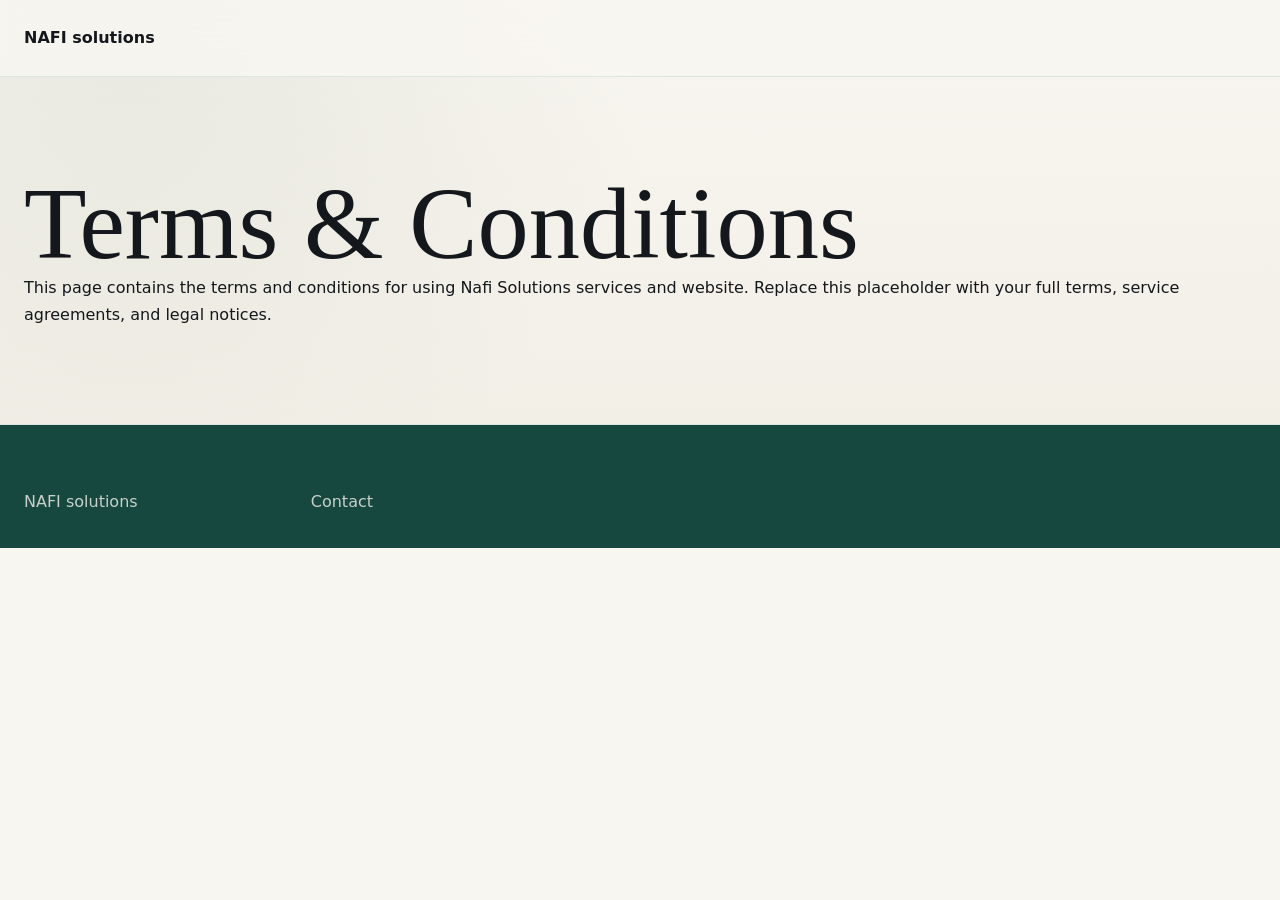
<file: terms.html>
<!doctype html>
<html lang="en">
  <head>
    <meta charset="utf-8">
    <meta name="viewport" content="width=device-width, initial-scale=1">
    <title>Terms & Conditions | Nafi Solutions</title>
    <link rel="stylesheet" href="assets/css/styles.css">
  </head>
  <body>
    <header class="site-header">
      <nav class="nav" aria-label="Primary navigation">
        <a class="brand" href="index.html">NAFI solutions</a>
      </nav>
    </header>
    <main>
      <section class="section">
        <h1>Terms & Conditions</h1>
        <p>This page contains the terms and conditions for using Nafi Solutions services and website. Replace this placeholder with your full terms, service agreements, and legal notices.</p>
      </section>
    </main>
    <footer class="footer">
      <div class="footer-inner">
        <div class="footer-column"><a href="index.html">NAFI solutions</a></div>
        <div class="footer-column"><a href="contact.html">Contact</a></div>
      </div>
    </footer>
  </body>
</html>
</file>
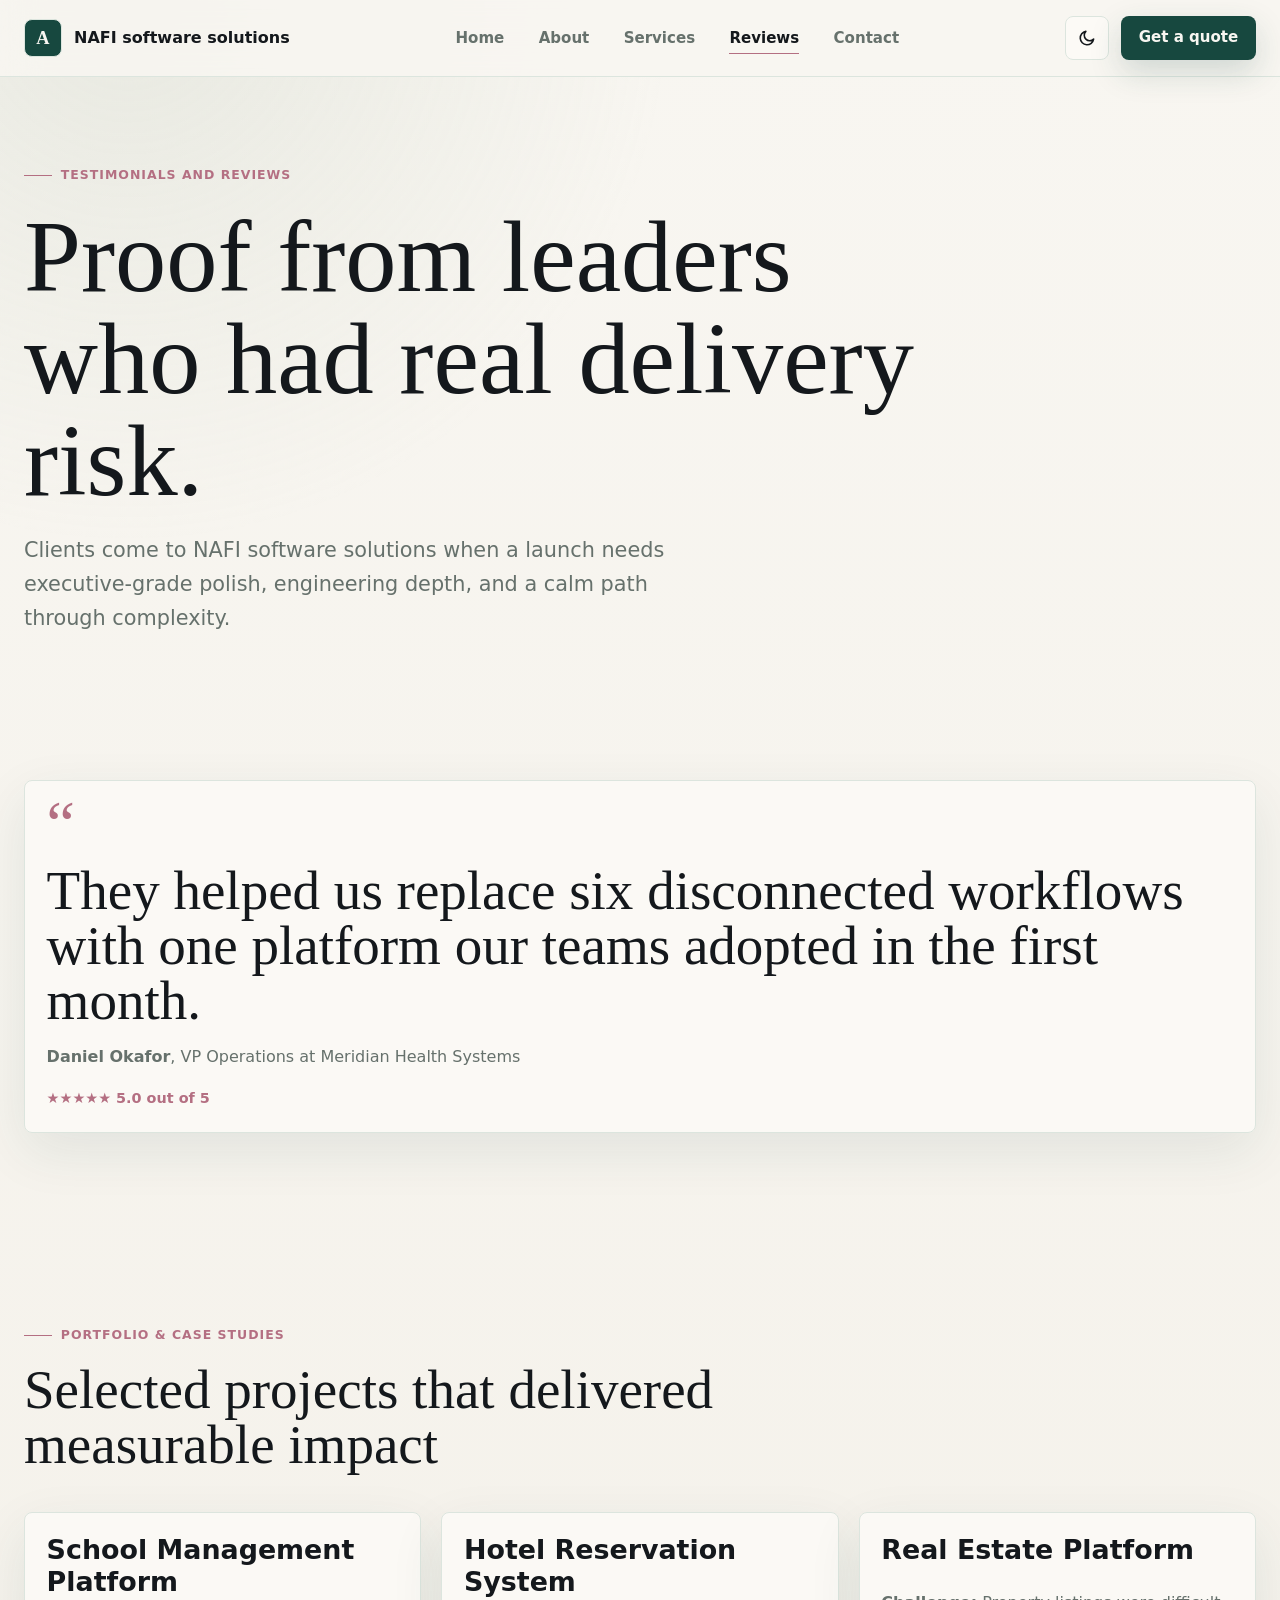
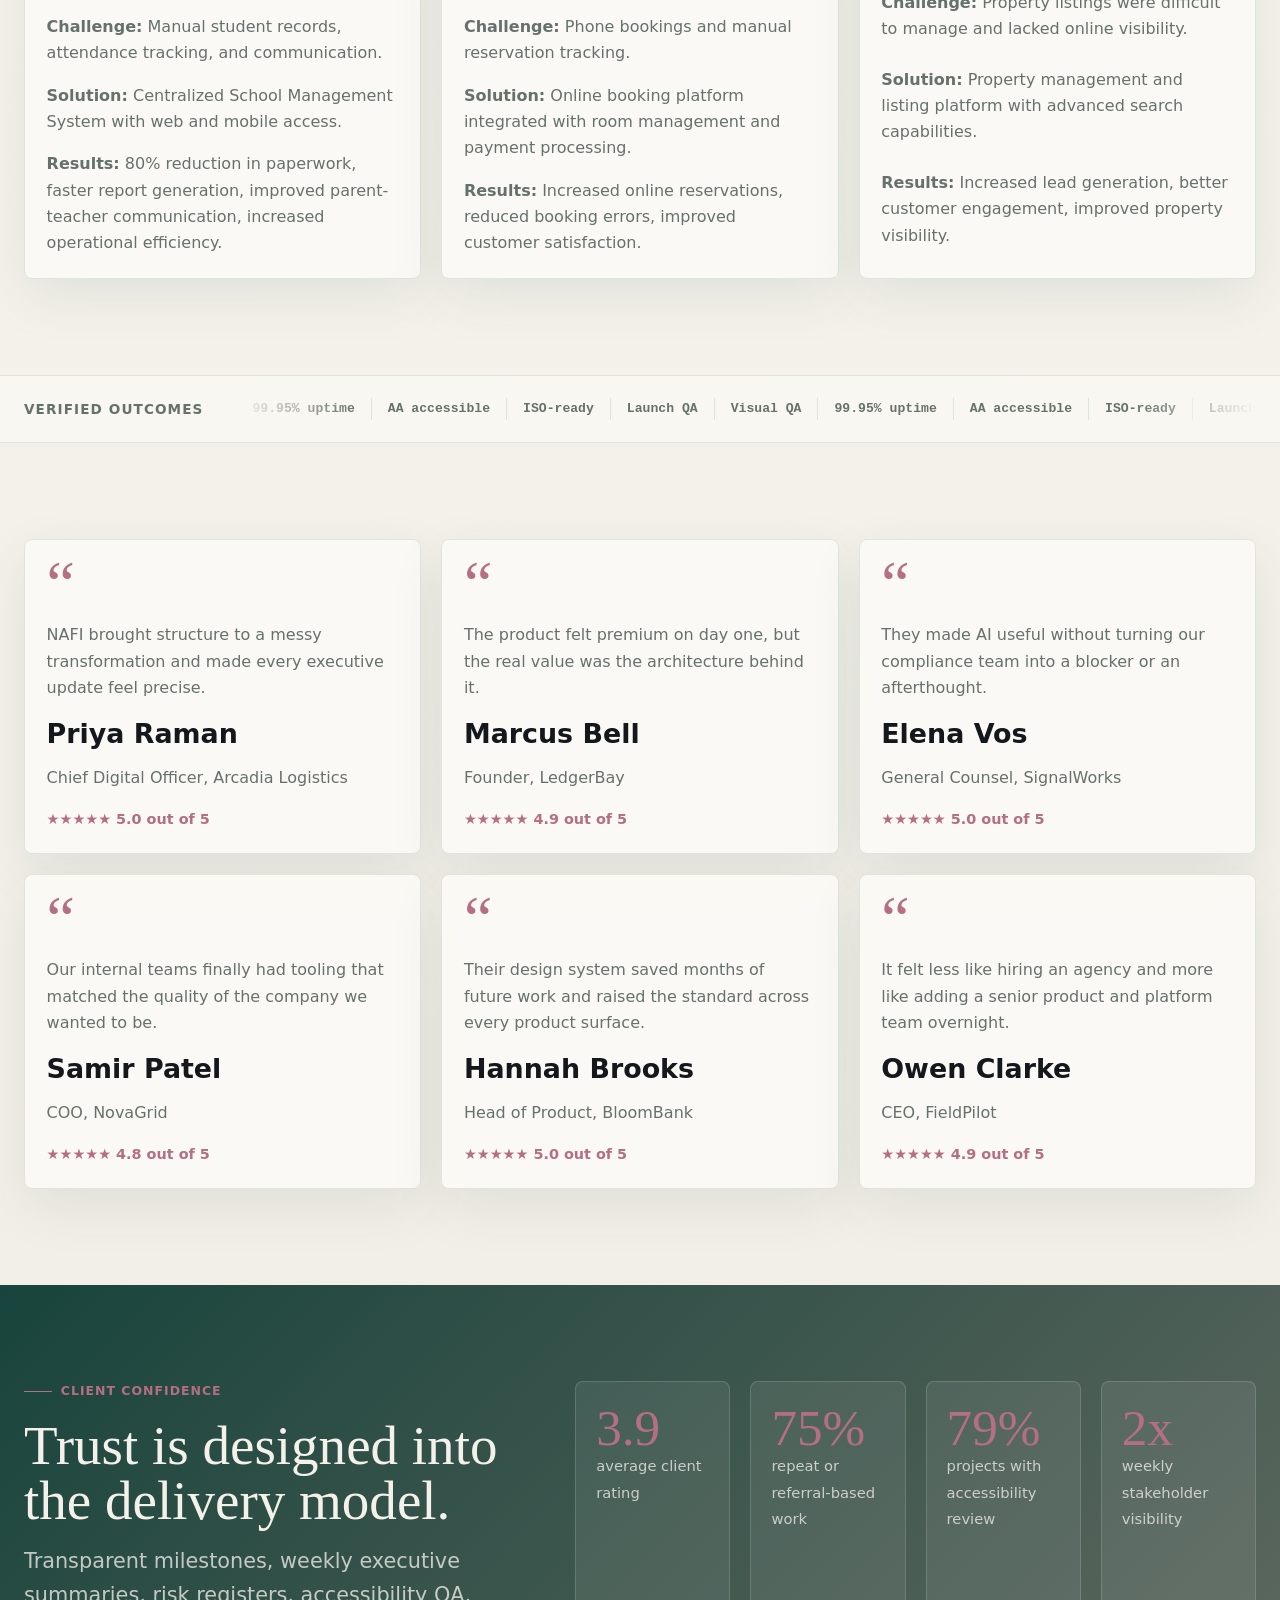
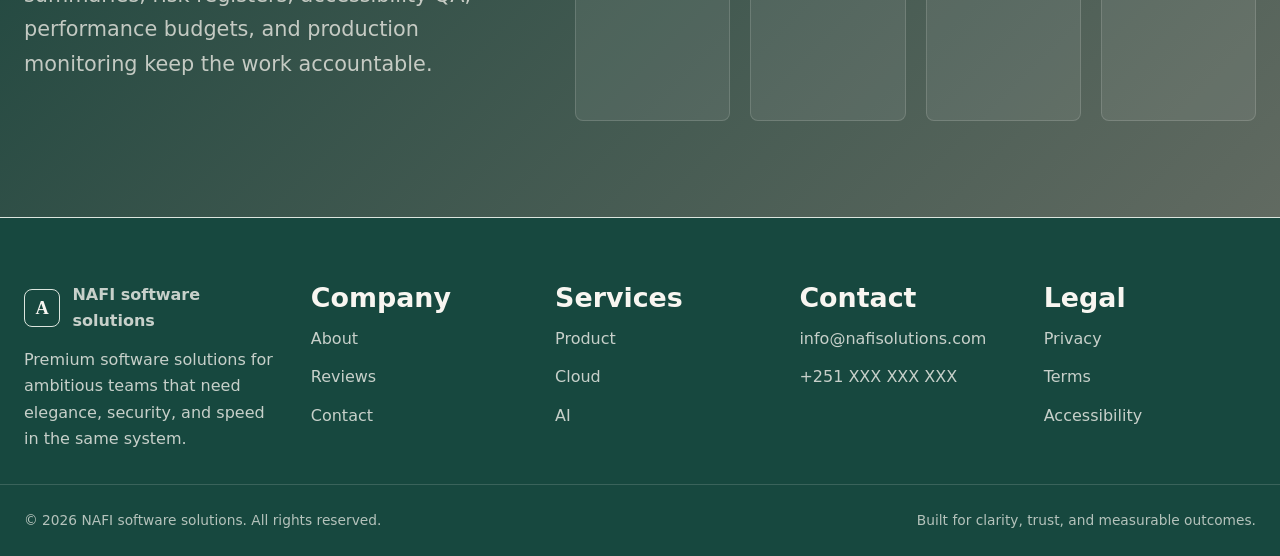
<file: testimonials.html>
<!doctype html>
<html lang="en">
  <head>
    <meta charset="utf-8">
    <meta name="viewport" content="width=device-width, initial-scale=1">
    <meta name="description" content="Client testimonials and trust signals for NAFI software solutions premium software solution delivery.">
    <title>Testimonials | NAFI software solutions</title>
    <style>html,body{background:#f8f6f1;color:#14181c}</style>
    <link rel="stylesheet" href="assets/css/styles.css">
    <script src="assets/js/main.js" defer></script>
  </head>
  <body>
    <a class="skip-link" href="#main">Skip to content</a>
    <header class="site-header">
      <nav class="nav" aria-label="Primary navigation">
        <a class="brand" href="index.html" aria-label="NAFI software solutions home"><span class="brand-mark">A</span><span>NAFI software solutions</span></a>
        <div class="nav-links" data-nav-links>
          <a href="index.html">Home</a><a href="about.html">About</a><a href="services.html">Services</a><a href="testimonials.html" aria-current="page">Reviews</a><a href="contact.html">Contact</a>
        </div>
        <div class="nav-actions">
          <button class="theme-toggle" type="button" data-theme-toggle aria-label="Switch theme"></button>
          <a class="btn btn-primary" href="contact.html">Get a quote</a>
          <button class="menu-toggle" type="button" data-menu-toggle aria-label="Open navigation menu" aria-expanded="false"><svg class="icon" viewBox="0 0 24 24" aria-hidden="true"><path d="M4 7h16M4 12h16M4 17h16"/></svg></button>
        </div>
      </nav>
    </header>
    <main id="main">
      <section class="page-hero">
        <div class="page-hero-inner reveal">
          <span class="eyebrow">Testimonials and reviews</span>
          <h1>Proof from leaders who had real delivery risk.</h1>
          <p class="lead">Clients come to NAFI software solutions when a launch needs executive-grade polish, engineering depth, and a calm path through complexity.</p>
        </div>
      </section>

      <section class="section">
        <article class="quote-card reveal">
          <div class="quote-mark" aria-hidden="true">“</div>
          <h2>They helped us replace six disconnected workflows with one platform our teams adopted in the first month.</h2>
          <p><strong>Daniel Okafor</strong>, VP Operations at Meridian Health Systems</p>
          <span class="rating" aria-label="Rating 5.0 out of 5">★★★★★ 5.0 out of 5</span>
        </article>
      </section>

      <section class="section">
        <div class="section-header reveal">
          <span class="eyebrow">Portfolio & Case Studies</span>
          <h2>Selected projects that delivered measurable impact</h2>
        </div>
        <div class="grid-3">
          <article class="card reveal"><h3>School Management Platform</h3><p><strong>Challenge:</strong> Manual student records, attendance tracking, and communication.</p><p><strong>Solution:</strong> Centralized School Management System with web and mobile access.</p><p><strong>Results:</strong> 80% reduction in paperwork, faster report generation, improved parent-teacher communication, increased operational efficiency.</p></article>
          <article class="card reveal"><h3>Hotel Reservation System</h3><p><strong>Challenge:</strong> Phone bookings and manual reservation tracking.</p><p><strong>Solution:</strong> Online booking platform integrated with room management and payment processing.</p><p><strong>Results:</strong> Increased online reservations, reduced booking errors, improved customer satisfaction.</p></article>
          <article class="card reveal"><h3>Real Estate Platform</h3><p><strong>Challenge:</strong> Property listings were difficult to manage and lacked online visibility.</p><p><strong>Solution:</strong> Property management and listing platform with advanced search capabilities.</p><p><strong>Results:</strong> Increased lead generation, better customer engagement, improved property visibility.</p></article>
        </div>
      </section>

      <section class="logo-strip" aria-label="Trust signals">
        <div class="logo-strip-inner">
          <p>Verified outcomes</p>
          <div class="logos"><span>99.95% uptime</span><span>AA accessible</span><span>ISO-ready</span><span>Launch QA</span><span>Visual QA</span></div>
        </div>
      </section>

      <section class="section">
        <div class="grid-3">
          <article class="quote-card reveal"><div class="quote-mark">“</div><p>NAFI brought structure to a messy transformation and made every executive update feel precise.</p><h3>Priya Raman</h3><p>Chief Digital Officer, Arcadia Logistics</p><span class="rating">★★★★★ 5.0 out of 5</span></article>
          <article class="quote-card reveal"><div class="quote-mark">“</div><p>The product felt premium on day one, but the real value was the architecture behind it.</p><h3>Marcus Bell</h3><p>Founder, LedgerBay</p><span class="rating">★★★★★ 4.9 out of 5</span></article>
          <article class="quote-card reveal"><div class="quote-mark">“</div><p>They made AI useful without turning our compliance team into a blocker or an afterthought.</p><h3>Elena Vos</h3><p>General Counsel, SignalWorks</p><span class="rating">★★★★★ 5.0 out of 5</span></article>
          <article class="quote-card reveal"><div class="quote-mark">“</div><p>Our internal teams finally had tooling that matched the quality of the company we wanted to be.</p><h3>Samir Patel</h3><p>COO, NovaGrid</p><span class="rating">★★★★★ 4.8 out of 5</span></article>
          <article class="quote-card reveal"><div class="quote-mark">“</div><p>Their design system saved months of future work and raised the standard across every product surface.</p><h3>Hannah Brooks</h3><p>Head of Product, BloomBank</p><span class="rating">★★★★★ 5.0 out of 5</span></article>
          <article class="quote-card reveal"><div class="quote-mark">“</div><p>It felt less like hiring an agency and more like adding a senior product and platform team overnight.</p><h3>Owen Clarke</h3><p>CEO, FieldPilot</p><span class="rating">★★★★★ 4.9 out of 5</span></article>
        </div>
      </section>

      <section class="band">
        <div class="section split">
          <div class="section-header reveal">
            <span class="eyebrow">Client confidence</span>
            <h2>Trust is designed into the delivery model.</h2>
            <p class="lead">Transparent milestones, weekly executive summaries, risk registers, accessibility QA, performance budgets, and production monitoring keep the work accountable.</p>
          </div>
          <div class="stats-grid reveal">
            <div class="stat"><strong>4.9</strong><span>average client rating</span></div>
            <div class="stat"><strong>94%</strong><span>repeat or referral-based work</span></div>
            <div class="stat"><strong>100%</strong><span>projects with accessibility review</span></div>
            <div class="stat"><strong>2x</strong><span>weekly stakeholder visibility</span></div>
          </div>
        </div>
      </section>
    </main>
    <footer class="footer">
      <div class="footer-inner">
        <div class="footer-column"><a class="brand" href="index.html"><span class="brand-mark">A</span><span>NAFI software solutions</span></a><p>Premium software solutions for ambitious teams that need elegance, security, and speed in the same system.</p></div>
        <div class="footer-column"><h3>Company</h3><a href="about.html">About</a><a href="testimonials.html">Reviews</a><a href="contact.html">Contact</a></div>
        <div class="footer-column"><h3>Services</h3><a href="services.html">Product</a><a href="services.html">Cloud</a><a href="services.html">AI</a></div>
        <div class="footer-column"><h3>Contact</h3><a href="mailto:info@nafisolutions.com">info@nafisolutions.com</a><a href="tel:+251000000000">+251 XXX XXX XXX</a></div>
        <div class="footer-column"><h3>Legal</h3><a href="#">Privacy</a><a href="#">Terms</a><a href="#">Accessibility</a></div>
      </div>
      <div class="footer-bottom"><span>© 2026 NAFI software solutions. All rights reserved.</span><span>Built for clarity, trust, and measurable outcomes.</span></div>
    </footer>
  </body>
</html>
</file>
<file: assets/css/styles.css>
:root {
  color-scheme: light dark;
  --color-brand-primary: #17483f;
  --color-brand-secondary: #a8b6a1;
  --color-accent: #b46f82;
  --color-background-page: #f8f6f1;
  --color-background-surface: #fcfaf6;
  --color-background-elevated: #f1ede4;
  --color-text-primary: #14181c;
  --color-text-secondary: #66716c;
  --color-text-disabled: #9aa39e;
  --color-border-default: #dce5de;
  --color-border-strong: #b7c8be;
  --color-status-success: #2f7d63;
  --color-status-warning: #8a6a2e;
  --color-status-error: #9f4e62;
  --color-status-info: #466f86;
  --color-primary: var(--color-brand-primary);
  --color-secondary: var(--color-brand-secondary);
  --color-background: var(--color-background-page);
  --color-surface: var(--color-background-surface);
  --color-surface-soft: var(--color-background-elevated);
  --color-text: var(--color-text-primary);
  --color-muted: var(--color-text-secondary);
  --color-border: var(--color-border-strong);
  --color-line: var(--color-border-default);
  --color-overlay: rgb(20 24 28 / 80%);
  --focus-ring: 0 0 0 3px rgb(180 111 130 / 32%);
  --shadow-soft: 0 24px 70px rgb(23 72 63 / 11%);
  --shadow-card: 0 18px 54px rgb(23 72 63 / 9%);
  --font-serif: Georgia, "Times New Roman", serif;
  --font-sans: Inter, ui-sans-serif, system-ui, -apple-system, BlinkMacSystemFont, "Segoe UI", sans-serif;
  --font-mono: "SFMono-Regular", Consolas, "Liberation Mono", monospace;
  --ease: cubic-bezier(0.16, 1, 0.3, 1);
  --max-width: 1280px;
  --radius: 8px;
}

[data-theme="dark"] {
  color-scheme: dark;
  --color-brand-primary: #9bc8b7;
  --color-brand-secondary: #6f7e76;
  --color-accent: #d69aac;
  --color-background-page: #13151a;
  --color-background-surface: #1b2024;
  --color-background-elevated: #242b2e;
  --color-text-primary: #f3f1ea;
  --color-text-secondary: #b7beb8;
  --color-text-disabled: #78817b;
  --color-border-default: #2d3a36;
  --color-border-strong: #475a54;
  --color-status-success: #74c69d;
  --color-status-warning: #d2b16a;
  --color-status-error: #e08ba0;
  --color-status-info: #91b8cc;
  --color-overlay: rgb(19 21 26 / 82%);
  --focus-ring: 0 0 0 3px rgb(214 154 172 / 38%);
  --shadow-soft: 0 24px 70px rgb(5 8 10 / 38%);
  --shadow-card: 0 18px 54px rgb(5 8 10 / 30%);
}

* {
  box-sizing: border-box;
}

html {
  background: var(--color-background-page);
  scroll-behavior: smooth;
}

html.has-custom-cursor,
html.has-custom-cursor * {
  cursor: none;
}

body {
  margin: 0;
  background:
    radial-gradient(circle at 10% 0%, rgb(168 182 161 / 20%), transparent 34rem),
    linear-gradient(180deg, var(--color-background), var(--color-surface-soft));
  color: var(--color-text);
  font-family: var(--font-sans);
  font-size: 16px;
  line-height: 1.65;
}

body.menu-open {
  overflow: hidden;
}

body.is-routing {
  pointer-events: none;
}

::view-transition-old(root),
::view-transition-new(root) {
  animation-duration: 200ms;
  animation-timing-function: ease-out;
}

.scroll-progress {
  position: fixed;
  top: 0;
  left: 0;
  z-index: 120;
  width: 100%;
  height: 3px;
  transform: scaleX(0);
  transform-origin: left;
  background: linear-gradient(90deg, var(--color-accent), var(--color-secondary));
  pointer-events: none;
}

.custom-cursor {
  position: fixed;
  top: 0;
  left: 0;
  z-index: 140;
  width: 18px;
  height: 18px;
  border: 1px solid var(--color-accent);
  border-radius: 50%;
  opacity: 0;
  transform: translate3d(-50%, -50%, 0);
  pointer-events: none;
  transition: width 180ms var(--ease), height 180ms var(--ease), opacity 180ms var(--ease), background 180ms var(--ease), border-color 180ms var(--ease);
  mix-blend-mode: difference;
}

.custom-cursor.is-visible {
  opacity: 1;
}

.custom-cursor.is-link {
  width: 42px;
  height: 42px;
  background: rgb(243 241 234 / 22%);
  border-color: transparent;
}

.custom-cursor.is-image {
  width: 34px;
  height: 34px;
  border-radius: 0;
}

.custom-cursor.is-cta {
  width: 8px;
  height: 8px;
  background: var(--color-accent);
  border-color: var(--color-accent);
}

img,
svg {
  display: block;
  max-width: 100%;
}

a {
  color: inherit;
  text-decoration: none;
}

button,
input,
textarea,
select {
  font: inherit;
}

button {
  cursor: pointer;
}

:focus-visible {
  outline: none;
  box-shadow: var(--focus-ring);
}

.skip-link {
  position: fixed;
  left: 1rem;
  top: 1rem;
  z-index: 100;
  transform: translateY(-150%);
  border-radius: var(--radius);
  background: var(--color-primary);
  color: var(--color-background);
  padding: .75rem 1rem;
  transition: transform 180ms var(--ease);
}

.skip-link:focus {
  transform: translateY(0);
}

.site-header {
  position: sticky;
  top: 0;
  z-index: 50;
  border-bottom: 1px solid var(--color-line);
  background: color-mix(in srgb, var(--color-background) 86%, transparent);
  backdrop-filter: blur(18px);
}

.nav {
  display: flex;
  align-items: center;
  justify-content: space-between;
  gap: 1.5rem;
  max-width: var(--max-width);
  min-height: 76px;
  margin: 0 auto;
  padding: 0 1.5rem;
}

.brand {
  display: inline-flex;
  align-items: center;
  gap: .75rem;
  font-weight: 800;
  letter-spacing: 0;
}

.brand-mark {
  display: grid;
  width: 38px;
  height: 38px;
  place-items: center;
  border: 1px solid var(--color-line);
  border-radius: var(--radius);
  background: var(--color-primary);
  color: var(--color-background);
  font-family: var(--font-serif);
  font-size: 1.15rem;
}

.nav-links {
  display: flex;
  align-items: center;
  gap: .35rem;
}

.nav-links a {
  position: relative;
  min-height: 44px;
  border-radius: var(--radius);
  padding: .65rem .9rem;
  color: var(--color-muted);
  font-size: .94rem;
  font-weight: 650;
}

.nav-links a::after {
  position: absolute;
  right: .9rem;
  bottom: .45rem;
  left: .9rem;
  height: 1px;
  transform: scaleX(0);
  transform-origin: left;
  background: var(--color-accent);
  content: "";
  transition: transform 180ms var(--ease);
}

.nav-links a:hover,
.nav-links a[aria-current="page"] {
  color: var(--color-text);
}

.nav-links a:hover::after,
.nav-links a[aria-current="page"]::after {
  transform: scaleX(1);
}

.nav-actions {
  display: flex;
  align-items: center;
  gap: .75rem;
}

.theme-toggle,
.menu-toggle {
  display: inline-grid;
  width: 44px;
  height: 44px;
  place-items: center;
  border: 1px solid var(--color-line);
  border-radius: var(--radius);
  background: var(--color-surface);
  color: var(--color-text);
}

.menu-toggle {
  display: none;
}

.icon {
  width: 19px;
  height: 19px;
  stroke: currentColor;
  stroke-width: 2;
  fill: none;
  stroke-linecap: round;
  stroke-linejoin: round;
}

.btn {
  display: inline-flex;
  align-items: center;
  justify-content: center;
  min-height: 44px;
  gap: .55rem;
  border: 1px solid transparent;
  border-radius: var(--radius);
  padding: .78rem 1.05rem;
  font-size: .94rem;
  font-weight: 750;
  line-height: 1;
  transition: transform 180ms var(--ease), box-shadow 180ms var(--ease), border-color 180ms var(--ease), background 180ms var(--ease);
}

.btn:hover {
  transform: translateY(-1px);
}

.btn-primary {
  background: var(--color-primary);
  color: var(--color-background);
  box-shadow: 0 12px 32px rgb(23 72 63 / 18%);
}

.btn-secondary {
  border-color: var(--color-line);
  background: var(--color-surface);
  color: var(--color-text);
}

.btn-ghost {
  border-color: var(--color-line);
  background: transparent;
  color: var(--color-text);
}

.section {
  max-width: var(--max-width);
  margin: 0 auto;
  padding: 6rem 1.5rem;
}

.section-tight {
  padding-top: 3.5rem;
  padding-bottom: 3.5rem;
}

.section-header {
  display: grid;
  max-width: 760px;
  gap: 1rem;
  margin-bottom: 2.5rem;
}

.eyebrow {
  display: inline-flex;
  width: fit-content;
  align-items: center;
  gap: .55rem;
  color: var(--color-accent);
  font-size: .78rem;
  font-weight: 800;
  letter-spacing: .08em;
  text-transform: uppercase;
}

.eyebrow::before {
  width: 28px;
  height: 1px;
  background: currentColor;
  content: "";
}

h1,
h2,
h3,
h4,
p {
  margin: 0;
}

h1,
h2,
.quote-mark {
  font-family: var(--font-serif);
  font-weight: 500;
  line-height: 1;
  letter-spacing: 0;
}

h1 {
  max-width: 980px;
  font-size: clamp(3.3rem, 8vw, 7.25rem);
}

h2 {
  font-size: clamp(2.35rem, 4.3vw, 4.4rem);
}

h3 {
  font-size: clamp(1.35rem, 2.1vw, 2rem);
  line-height: 1.18;
}

.lead {
  max-width: 690px;
  color: var(--color-muted);
  font-size: clamp(1.05rem, 1.7vw, 1.3rem);
  line-height: 1.65;
}

.hero {
  display: grid;
  position: relative;
  min-height: calc(100vh - 76px);
  align-items: center;
  overflow: hidden;
}

.hero::before {
  position: absolute;
  inset: -18% -8%;
  background:
    radial-gradient(circle at 18% 22%, rgb(180 111 130 / 22%), transparent 28rem),
    radial-gradient(circle at 82% 12%, rgb(23 72 63 / 22%), transparent 30rem),
    radial-gradient(circle at 58% 76%, rgb(168 182 161 / 24%), transparent 26rem);
  content: "";
  filter: blur(10px);
  transform: translate3d(0, var(--hero-parallax, 0px), 0);
  pointer-events: none;
}

.hero-inner {
  display: grid;
  position: relative;
  z-index: 1;
  grid-template-columns: minmax(0, 1.04fr) minmax(320px, .76fr);
  gap: 3rem;
  align-items: center;
  max-width: var(--max-width);
  width: 100%;
  margin: 0 auto;
  padding: 5rem 1.5rem 4rem;
}

.hero-copy {
  display: grid;
  gap: 1.35rem;
  transform: translate3d(0, calc(var(--hero-parallax, 0px) * -0.28), 0);
}

.hero-actions {
  display: flex;
  flex-wrap: wrap;
  gap: .9rem;
  margin-top: .6rem;
}

.hero-proof {
  display: flex;
  flex-wrap: wrap;
  gap: 1rem;
  margin-top: 1rem;
  color: var(--color-muted);
  font-size: .92rem;
}

.hero-proof span {
  display: inline-flex;
  align-items: center;
  gap: .45rem;
}

.visual-panel {
  position: relative;
  overflow: hidden;
  min-height: 560px;
  border: 1px solid var(--color-line);
  border-radius: var(--radius);
  background: var(--color-surface);
  box-shadow: var(--shadow-soft);
  transform: translate3d(0, calc(var(--hero-parallax, 0px) * .12), 0) rotateX(var(--visual-tilt-x, 0deg)) rotateY(var(--visual-tilt-y, 0deg));
  transform-style: preserve-3d;
  transition: transform 260ms var(--ease);
}

.visual-panel img {
  width: 100%;
  height: 100%;
  min-height: 560px;
  object-fit: cover;
}

.visual-caption {
  position: absolute;
  right: 1rem;
  bottom: 1rem;
  left: 1rem;
  display: grid;
  gap: .5rem;
  border: 1px solid rgb(243 241 234 / 22%);
  border-radius: var(--radius);
  background: rgb(23 72 63 / 78%);
  color: #f3f1ea;
  padding: 1rem;
  backdrop-filter: blur(14px);
}

.visual-caption strong {
  font-size: .92rem;
}

.visual-caption span {
  color: rgb(243 241 234 / 78%);
  font-size: .82rem;
}

.logo-strip {
  border-top: 1px solid var(--color-line);
  border-bottom: 1px solid var(--color-line);
  background: color-mix(in srgb, var(--color-surface) 70%, transparent);
}

.logo-strip-inner {
  display: grid;
  grid-template-columns: auto 1fr;
  gap: 2rem;
  align-items: center;
  max-width: var(--max-width);
  margin: 0 auto;
  padding: 1.35rem 1.5rem;
}

.logo-strip p {
  color: var(--color-muted);
  font-size: .85rem;
  font-weight: 700;
  text-transform: uppercase;
  letter-spacing: .08em;
}

.logos {
  display: flex;
  gap: 1rem;
  color: var(--color-muted);
  font-family: var(--font-mono);
  font-size: .82rem;
  font-weight: 700;
  overflow: hidden;
  white-space: nowrap;
}

.logos span {
  flex: 0 0 auto;
  min-width: max-content;
  border-left: 1px solid var(--color-line);
  padding-left: 1rem;
}

.logos.is-marquee {
  mask-image: linear-gradient(90deg, transparent, rgb(19 21 26) 12%, rgb(19 21 26) 88%, transparent);
}

.logos.is-marquee .logo-track {
  display: flex;
  gap: 1rem;
  min-width: max-content;
  animation: marquee 24s linear infinite;
}

.logos.is-marquee:hover .logo-track {
  animation-play-state: paused;
}

@keyframes marquee {
  to {
    transform: translate3d(-50%, 0, 0);
  }
}

.grid-3,
.grid-4,
.split,
.stats-grid {
  display: grid;
  gap: 1.25rem;
}

.grid-3 {
  grid-template-columns: repeat(3, minmax(0, 1fr));
}

.grid-4 {
  grid-template-columns: repeat(4, minmax(0, 1fr));
}

.split {
  grid-template-columns: minmax(0, .85fr) minmax(0, 1.15fr);
  gap: 3rem;
}

.stats-grid {
  grid-template-columns: repeat(4, minmax(0, 1fr));
}

.card,
.stat,
.quote-card,
.team-card,
.form-shell,
.office-card {
  border: 1px solid var(--color-line);
  border-radius: var(--radius);
  background: color-mix(in srgb, var(--color-surface) 94%, transparent);
  box-shadow: var(--shadow-card);
}

.card,
.quote-card,
.team-card,
.office-card {
  display: grid;
  gap: 1rem;
  padding: 1.35rem;
  transition: transform 180ms var(--ease), border-color 180ms var(--ease), box-shadow 180ms var(--ease);
}

.card:hover,
.quote-card:hover,
.team-card:hover,
.office-card:hover {
  transform: translateY(-8px);
  border-color: color-mix(in srgb, var(--color-accent) 45%, var(--color-line));
  box-shadow: 0 24px 64px rgb(180 111 130 / 14%);
}

.card:hover .card-icon,
.team-card:hover img {
  transform: scale(1.06);
}

.card-icon,
.team-card img {
  transition: transform 180ms var(--ease);
}

.card-icon {
  display: grid;
  width: 44px;
  height: 44px;
  place-items: center;
  border-radius: var(--radius);
  background: color-mix(in srgb, var(--color-accent) 14%, transparent);
  color: var(--color-accent);
}

.card p,
.quote-card p,
.team-card p,
.office-card p {
  color: var(--color-muted);
}

.tags {
  display: flex;
  flex-wrap: wrap;
  gap: .5rem;
}

.tag {
  border: 1px solid var(--color-line);
  border-radius: 999px;
  padding: .35rem .6rem;
  color: var(--color-muted);
  font-size: .78rem;
  font-weight: 700;
}

.stat {
  padding: 1.25rem;
}

.stat strong {
  display: block;
  color: var(--color-accent);
  font-family: var(--font-serif);
  font-size: clamp(2rem, 4vw, 3.7rem);
  font-weight: 500;
  line-height: 1;
}

.stat span {
  color: var(--color-muted);
  font-size: .92rem;
}

.band {
  background:
    linear-gradient(135deg, color-mix(in srgb, var(--color-primary) 92%, var(--color-text-primary)), color-mix(in srgb, var(--color-secondary) 52%, var(--color-text-primary))),
    var(--color-primary);
  color: #f3f1ea;
}

.band .section {
  color: #f3f1ea;
}

.band .lead,
.band p {
  color: rgb(243 241 234 / 76%);
}

.band .eyebrow {
  color: var(--color-accent);
}

.band .card,
.band .stat {
  border-color: rgb(243 241 234 / 16%);
  background: rgb(243 241 234 / 8%);
  color: #f3f1ea;
  box-shadow: none;
}

.band .card p,
.band .stat span {
  color: rgb(243 241 234 / 76%);
}

.process-list {
  display: grid;
  gap: 1rem;
  counter-reset: process;
}

.process-item {
  display: grid;
  position: relative;
  grid-template-columns: auto 1fr;
  gap: 1rem;
  align-items: start;
  border-top: 1px solid var(--color-line);
  padding-top: 1rem;
}

.process-item::before {
  display: grid;
  width: 36px;
  height: 36px;
  place-items: center;
  border-radius: var(--radius);
  background: var(--color-primary);
  color: var(--color-background);
  content: counter(process, decimal-leading-zero);
  counter-increment: process;
  font-family: var(--font-mono);
  font-size: .75rem;
  font-weight: 800;
}

.media-row {
  display: grid;
  grid-template-columns: minmax(0, 1.1fr) minmax(0, .9fr);
  gap: 1.25rem;
  align-items: stretch;
}

.image-frame {
  overflow: hidden;
  border: 1px solid var(--color-line);
  border-radius: var(--radius);
  background: var(--color-surface);
  box-shadow: var(--shadow-soft);
}

.image-frame img {
  width: 100%;
  height: 100%;
  min-height: 420px;
  object-fit: cover;
}

.team-card img {
  width: 100%;
  aspect-ratio: 4 / 3;
  border-radius: calc(var(--radius) - 2px);
  object-fit: cover;
}

.quote-mark {
  color: var(--color-accent);
  font-size: 4rem;
  line-height: .7;
}

.rating {
  display: inline-flex;
  width: fit-content;
  align-items: center;
  gap: .45rem;
  color: var(--color-accent);
  font-size: .9rem;
  font-weight: 800;
}

.page-hero {
  max-width: var(--max-width);
  margin: 0 auto;
  padding: 5.5rem 1.5rem 3rem;
}

.page-hero-inner {
  display: grid;
  gap: 1.25rem;
  max-width: 930px;
}

.form-shell {
  padding: 1.35rem;
}

.quote-form {
  display: grid;
  gap: 1rem;
}

.form-grid {
  display: grid;
  grid-template-columns: repeat(2, minmax(0, 1fr));
  gap: 1rem;
}

.field {
  display: grid;
  gap: .45rem;
}

.field label {
  font-size: .86rem;
  font-weight: 750;
}

.field input,
.field select,
.field textarea {
  width: 100%;
  min-height: 46px;
  border: 1px solid var(--color-line);
  border-radius: var(--radius);
  background: var(--color-background);
  color: var(--color-text);
  padding: .85rem .9rem;
  transition: border-color 180ms var(--ease), box-shadow 180ms var(--ease), transform 180ms var(--ease);
}

.field.is-filled label,
.field:focus-within label {
  color: var(--color-accent);
  transform: translateY(-1px);
}

.field label {
  transition: color 180ms var(--ease), transform 180ms var(--ease);
}

.field textarea {
  min-height: 132px;
  resize: vertical;
}

.field small {
  color: var(--color-muted);
}

.field-error {
  display: none;
  color: var(--color-status-error);
  font-size: .84rem;
  font-weight: 700;
}

.field[data-invalid="true"] input,
.field[data-invalid="true"] select,
.field[data-invalid="true"] textarea {
  border-color: var(--color-status-error);
  animation: shake 260ms var(--ease);
}

.field[data-invalid="false"] input:valid,
.field[data-invalid="false"] select:valid,
.field[data-invalid="false"] textarea:valid {
  border-color: color-mix(in srgb, var(--color-status-success) 70%, var(--color-line));
}

.field[data-invalid="true"] .field-error {
  display: block;
}

.consent {
  display: grid;
  grid-template-columns: auto 1fr;
  gap: .75rem;
  align-items: start;
  color: var(--color-muted);
  font-size: .9rem;
}

.consent input {
  width: 20px;
  height: 20px;
  margin-top: .2rem;
}

.form-status {
  min-height: 1.5rem;
  color: var(--color-accent);
  font-weight: 800;
}

.footer {
  border-top: 1px solid var(--color-line);
  background: var(--color-primary);
  color: var(--color-background);
}

.footer-inner {
  display: grid;
  grid-template-columns: 1.2fr repeat(4, 1fr);
  gap: 2rem;
  max-width: var(--max-width);
  margin: 0 auto;
  padding: 4rem 1.5rem 2rem;
}

.footer a,
.footer p {
  color: color-mix(in srgb, var(--color-background) 78%, transparent);
}

.footer h2,
.footer h3 {
  color: var(--color-background);
}

.footer-column {
  display: grid;
  align-content: start;
  gap: .75rem;
}

.newsletter {
  display: flex;
  gap: .5rem;
  margin-top: 1rem;
}

.newsletter input {
  min-width: 0;
  flex: 1;
  border: 1px solid rgb(243 241 234 / 20%);
  border-radius: var(--radius);
  background: rgb(243 241 234 / 9%);
  color: #f3f1ea;
  padding: .8rem;
}

.footer-bottom {
  display: flex;
  justify-content: space-between;
  gap: 1rem;
  max-width: var(--max-width);
  margin: 0 auto;
  border-top: 1px solid rgb(243 241 234 / 16%);
  padding: 1.5rem;
  color: color-mix(in srgb, var(--color-background) 70%, transparent);
  font-size: .86rem;
}

.reveal {
  opacity: 0;
  transform: translateY(24px);
  transition: opacity 620ms var(--ease), transform 620ms var(--ease);
}

.reveal.is-visible {
  opacity: 1;
  transform: translateY(0);
}

.magnetic {
  will-change: transform;
}

.btn-primary.pulse-once {
  animation: cta-pulse 1100ms var(--ease) 1;
}

@keyframes cta-pulse {
  0%,
  100% {
    transform: translate3d(0, 0, 0) scale(1);
  }

  48% {
    transform: translate3d(0, -1px, 0) scale(1.035);
  }
}

@keyframes shake {
  0%,
  100% {
    transform: translate3d(0, 0, 0);
  }

  35% {
    transform: translate3d(-5px, 0, 0);
  }

  70% {
    transform: translate3d(5px, 0, 0);
  }
}

@media (max-width: 980px) {
  .nav-links,
  .nav-actions .btn {
    display: none;
  }

  .menu-toggle {
    display: inline-grid;
  }

  .nav-links.is-open {
    display: grid;
    position: fixed;
    inset: 76px 1rem auto;
    z-index: 80;
    border: 1px solid var(--color-line);
    border-radius: var(--radius);
    background: var(--color-surface);
    padding: .75rem;
    box-shadow: var(--shadow-soft);
  }

  .nav-links.is-open a {
    width: 100%;
  }

  .hero-inner,
  .split,
  .media-row {
    grid-template-columns: 1fr;
  }

  .visual-panel,
  .visual-panel img {
    min-height: 420px;
  }

  .grid-3,
  .grid-4,
  .stats-grid {
    grid-template-columns: repeat(2, minmax(0, 1fr));
  }

  .logo-strip-inner,
  .footer-inner {
    grid-template-columns: 1fr;
  }

  .logos {
    display: flex;
  }
}

@media (max-width: 640px) {
  .nav {
    padding: 0 1rem;
  }

  .section,
  .page-hero {
    padding-right: 1.25rem;
    padding-left: 1.25rem;
  }

  .section {
    padding-top: 4rem;
    padding-bottom: 4rem;
  }

  h1 {
    font-size: clamp(3rem, 17vw, 4.4rem);
  }

  .grid-3,
  .grid-4,
  .stats-grid,
  .form-grid {
    grid-template-columns: 1fr;
  }

  .hero-inner {
    padding-top: 3.25rem;
  }

  .visual-panel,
  .visual-panel img,
  .image-frame img {
    min-height: 320px;
  }

  .footer-bottom,
  .newsletter {
    flex-direction: column;
  }
}

@media (hover: none), (pointer: coarse) {
  html.has-custom-cursor,
  html.has-custom-cursor * {
    cursor: auto;
  }

  .custom-cursor {
    display: none;
  }
}

@media (prefers-reduced-motion: reduce) {
  *,
  *::before,
  *::after {
    animation-duration: .001ms !important;
    animation-iteration-count: 1 !important;
    scroll-behavior: auto !important;
    transition-duration: .001ms !important;
  }

  .scroll-progress,
  .custom-cursor {
    display: none;
  }

  .hero::before,
  .hero-copy,
  .visual-panel {
    transform: none;
  }

  .logos.is-marquee .logo-track,
  .btn-primary.pulse-once {
    animation: none;
  }

  .reveal {
    opacity: 1;
    transform: none;
  }
}
</file>
